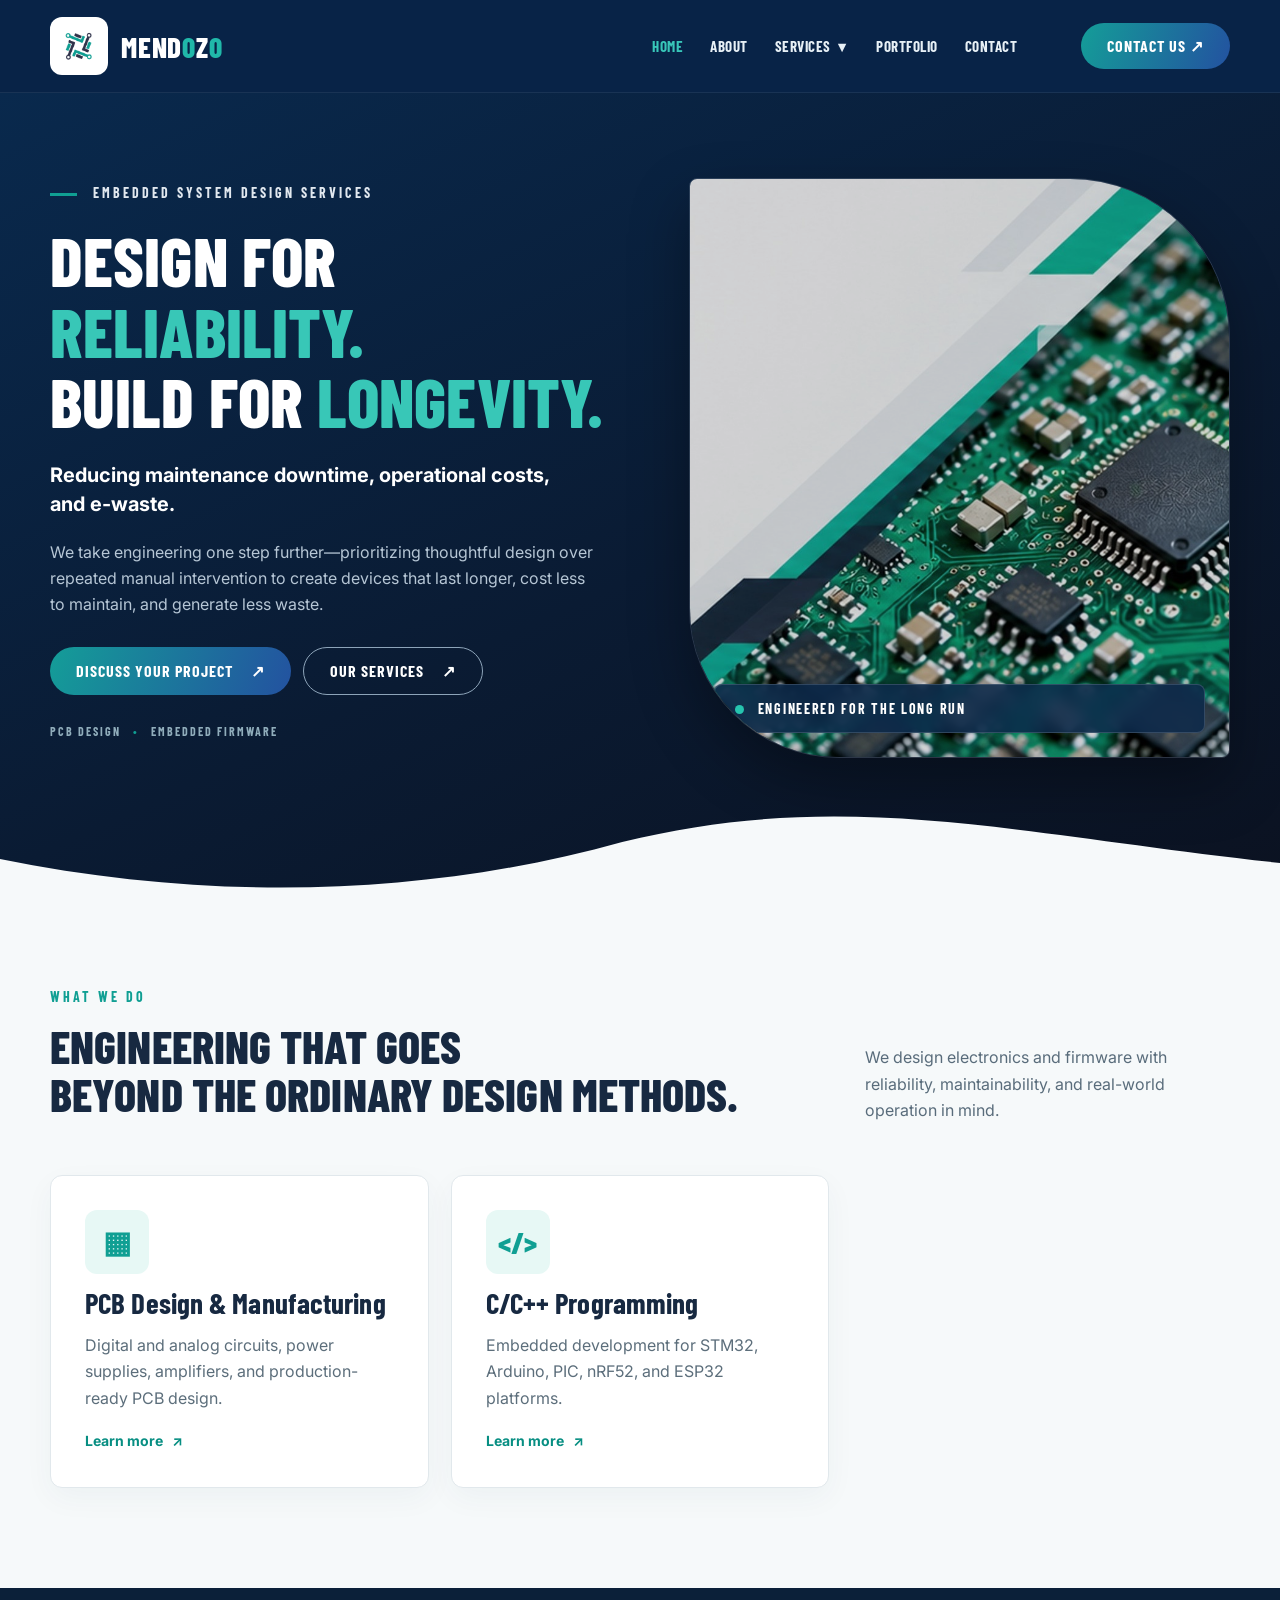
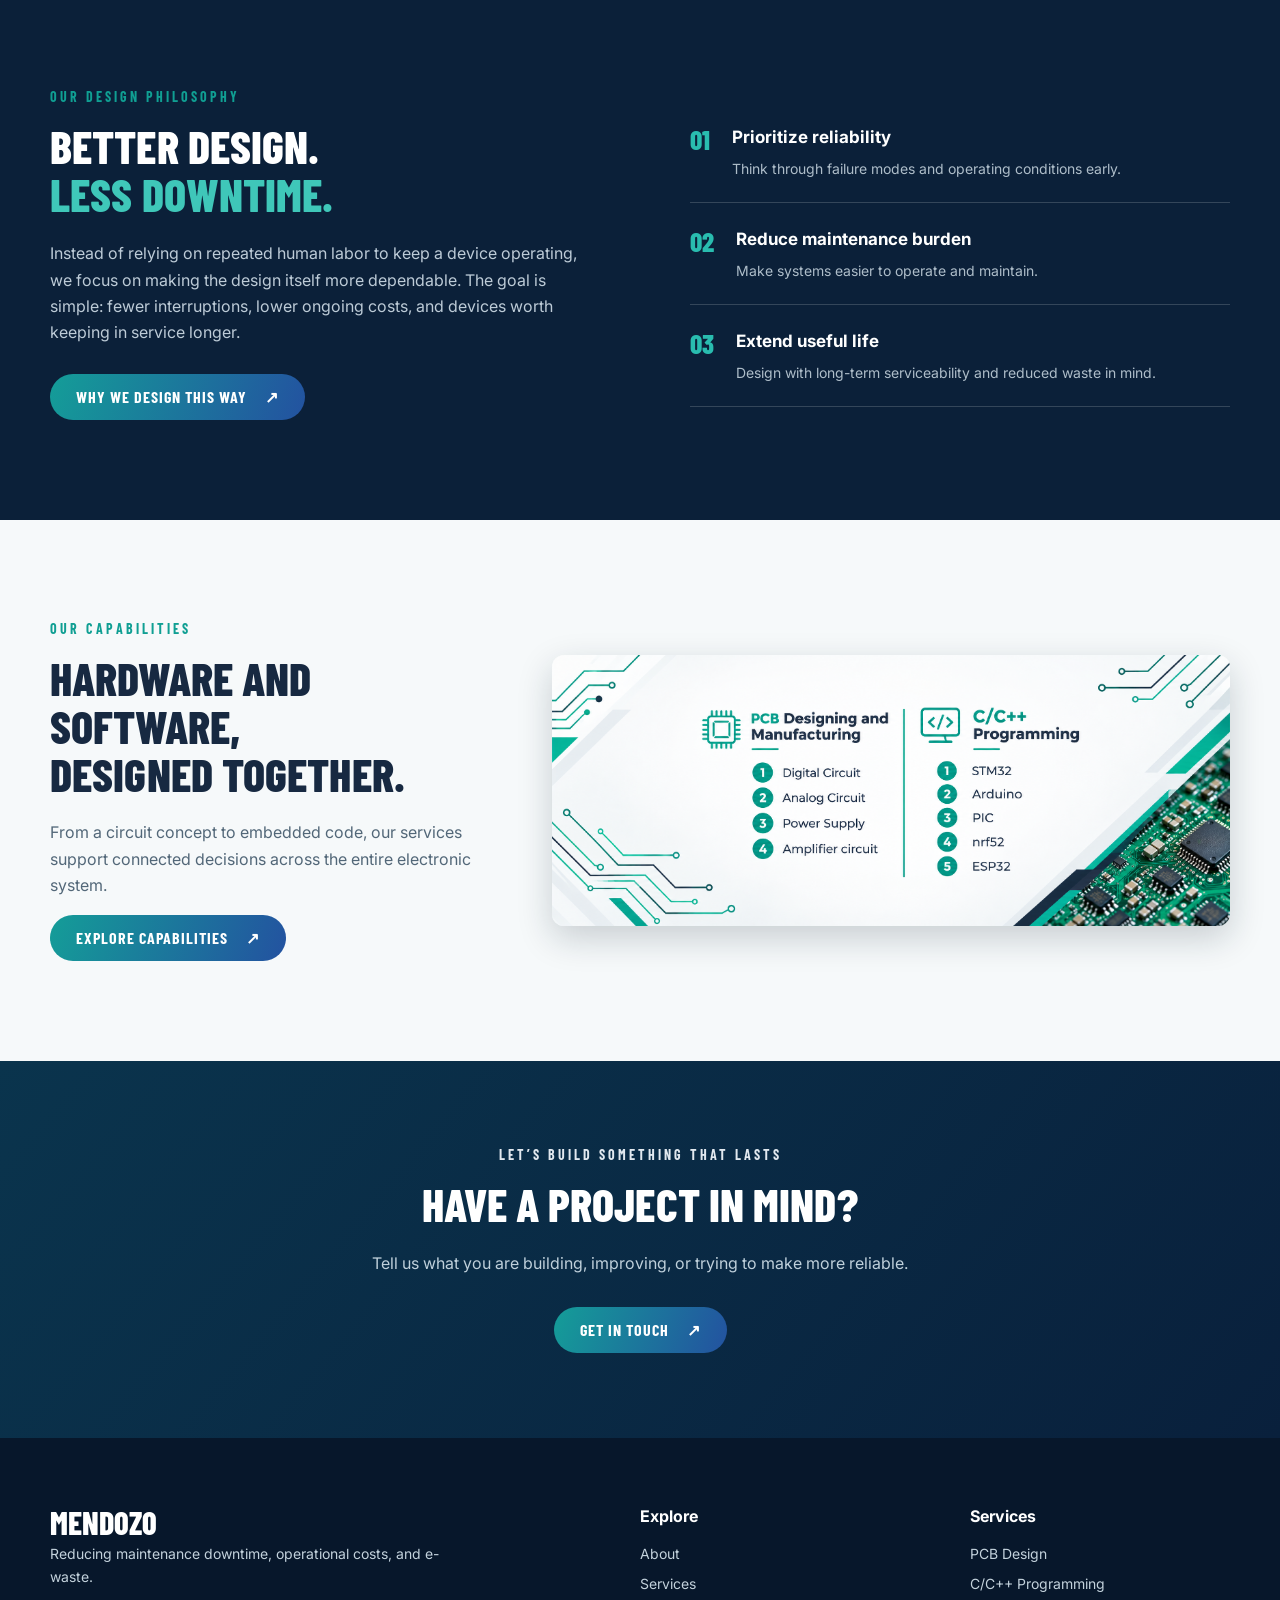
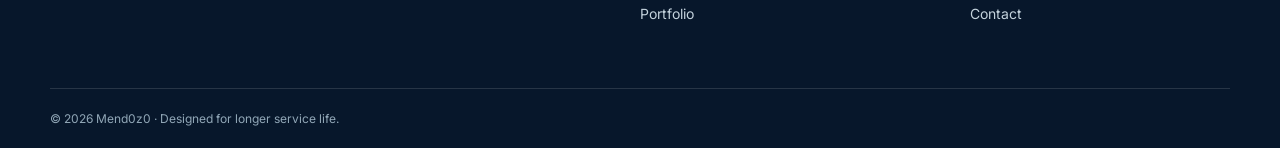
<file: index.html>
<!doctype html><html lang="en"><head><meta charset="utf-8"><meta name="viewport" content="width=device-width,initial-scale=1"><meta name="description" content="Mend0z0 electronics engineering, PCB design and embedded programming."><meta name="theme-color" content="#091e38"><title>Home | Mend0z0</title><link rel="icon" type="image/png" href="assets/img/logo.png"><link rel="stylesheet" href="assets/css/style.css"></head><body><a class="skip" href="#main">Skip to content</a><header class="header"><div class="wrap header-inner"><a class="brand" href="index.html"><img src="assets/img/logo.png" alt="Mend0z0 circuit logo"><span>MEND<span class="zero">0</span>Z<span class="zero">0</span></span></a><button class="menu-toggle" aria-label="Toggle menu" aria-controls="main-nav" aria-expanded="false">☰</button><nav id="main-nav" class="nav" aria-label="Main navigation"><a class="active" href="index.html">Home</a><a class="" href="about.html">About</a><div class="dropdown"><a class="" href="services.html">Services</a><button class="dropdown-button" aria-label="Show services submenu" aria-expanded="false" aria-controls="service-subnav">▾</button><div id="service-subnav" class="dropdown-menu"><a href="pcb-design.html">PCB Design</a><a href="programming.html">Programming</a></div></div><a class="" href="portfolio.html">Portfolio</a><a class="" href="contact.html">Contact</a></nav><a class="header-cta" href="contact.html">CONTACT US ↗</a></div></header><main id="main"><section class="hero"><div class="wrap hero-grid"><div class="hero-copy"><div class="eyebrow"><span class="eyebrow-line"></span> EMBEDDED SYSTEM DESIGN SERVICES</div><h1>DESIGN FOR <em>RELIABILITY.</em><br>BUILD FOR <em>LONGEVITY.</em></h1><p class="hero-motto">Reducing maintenance downtime, operational costs, and e-waste.</p><p class="hero-detail">We take engineering one step further—prioritizing thoughtful design over repeated manual intervention to create devices that last longer, cost less to maintain, and generate less waste.</p><div class="button-row"><a class="button " href="contact.html">DISCUSS YOUR PROJECT <span aria-hidden="true">↗</span></a><a class="button button-outline" href="services.html">OUR SERVICES <span aria-hidden="true">↗</span></a></div><div class="hero-footnote">PCB DESIGN <b>•</b> EMBEDDED FIRMWARE</div></div><div class="hero-media"><img src="assets/img/pcb-detail.jpg" alt="Close-up of an electronic printed circuit board"><div class="media-label"><span class="pulse"></span> ENGINEERED FOR THE LONG RUN</div></div></div><svg class="hero-wave" viewBox="0 0 1440 90" preserveAspectRatio="none" aria-hidden="true"><path fill="#f6f9fa" d="M0 60 C250 105 490 95 700 43 C950 -12 1140 35 1440 64 L1440 90 L0 90Z"/></svg></section><section class="section light"><div class="wrap"><div class="section-top"><div><div class="eyebrow teal">WHAT WE DO</div><h2>ENGINEERING THAT GOES<br>BEYOND THE ORDINARY DESIGN METHODS.</h2></div><p>We design electronics and firmware with reliability, maintainability, and real-world operation in mind.</p></div><div class="card-grid"><article class="service-card"><div class="card-icon">▦</div><h3>PCB Design & Manufacturing</h3><p>Digital and analog circuits, power supplies, amplifiers, and production-ready PCB design.</p><a class="inline-link" href="pcb-design.html">Learn more <span>↗</span></a></article><article class="service-card"><div class="card-icon">&lt;/&gt;</div><h3>C/C++ Programming</h3><p>Embedded development for STM32, Arduino, PIC, nRF52, and ESP32 platforms.</p><a class="inline-link" href="programming.html">Learn more <span>↗</span></a></article></div></div></section><section class="section dark"><div class="wrap mission-grid"><div><div class="eyebrow teal">OUR DESIGN PHILOSOPHY</div><h2>BETTER DESIGN.<br><span>LESS DOWNTIME.</span></h2><p>Instead of relying on repeated human labor to keep a device operating, we focus on making the design itself more dependable. The goal is simple: fewer interruptions, lower ongoing costs, and devices worth keeping in service longer.</p><a class="button " href="about.html">WHY WE DESIGN THIS WAY <span aria-hidden="true">↗</span></a></div><div class="principles"><div><b>01</b><span><strong>Prioritize reliability</strong><small>Think through failure modes and operating conditions early.</small></span></div><div><b>02</b><span><strong>Reduce maintenance burden</strong><small>Make systems easier to operate and maintain.</small></span></div><div><b>03</b><span><strong>Extend useful life</strong><small>Design with long-term serviceability and reduced waste in mind.</small></span></div></div></div></section><section class="section light"><div class="wrap visual-split"><div><div class="eyebrow teal">OUR CAPABILITIES</div><h2>HARDWARE AND SOFTWARE,<br>DESIGNED TOGETHER.</h2><p>From a circuit concept to embedded code, our services support connected decisions across the entire electronic system.</p><a class="button " href="services.html">EXPLORE CAPABILITIES <span aria-hidden="true">↗</span></a></div><img class="services-art" src="assets/img/services.png" alt="Illustrated list of PCB design and C/C++ programming capabilities"></div></section><section class="cta"><div class="wrap"><div class="eyebrow">LET’S BUILD SOMETHING THAT LASTS</div><h2>HAVE A PROJECT IN MIND?</h2><p>Tell us what you are building, improving, or trying to make more reliable.</p><a class="button " href="contact.html">GET IN TOUCH <span aria-hidden="true">↗</span></a></div></section></main><footer class="footer"><div class="wrap footer-grid"><div><a class="footer-brand" href="index.html">MEND0Z0</a><p>Reducing maintenance downtime, operational costs, and e-waste.</p></div><div><strong>Explore</strong><a href="about.html">About</a><a href="services.html">Services</a><a href="portfolio.html">Portfolio</a></div><div><strong>Services</strong><a href="pcb-design.html">PCB Design</a><a href="programming.html">C/C++ Programming</a><a href="contact.html">Contact</a></div></div><div class="wrap footer-bottom">© <span id="year">2026</span> Mend0z0 · Designed for longer service life.</div></footer><script src="assets/js/main.js" defer></script></body></html>
</file>
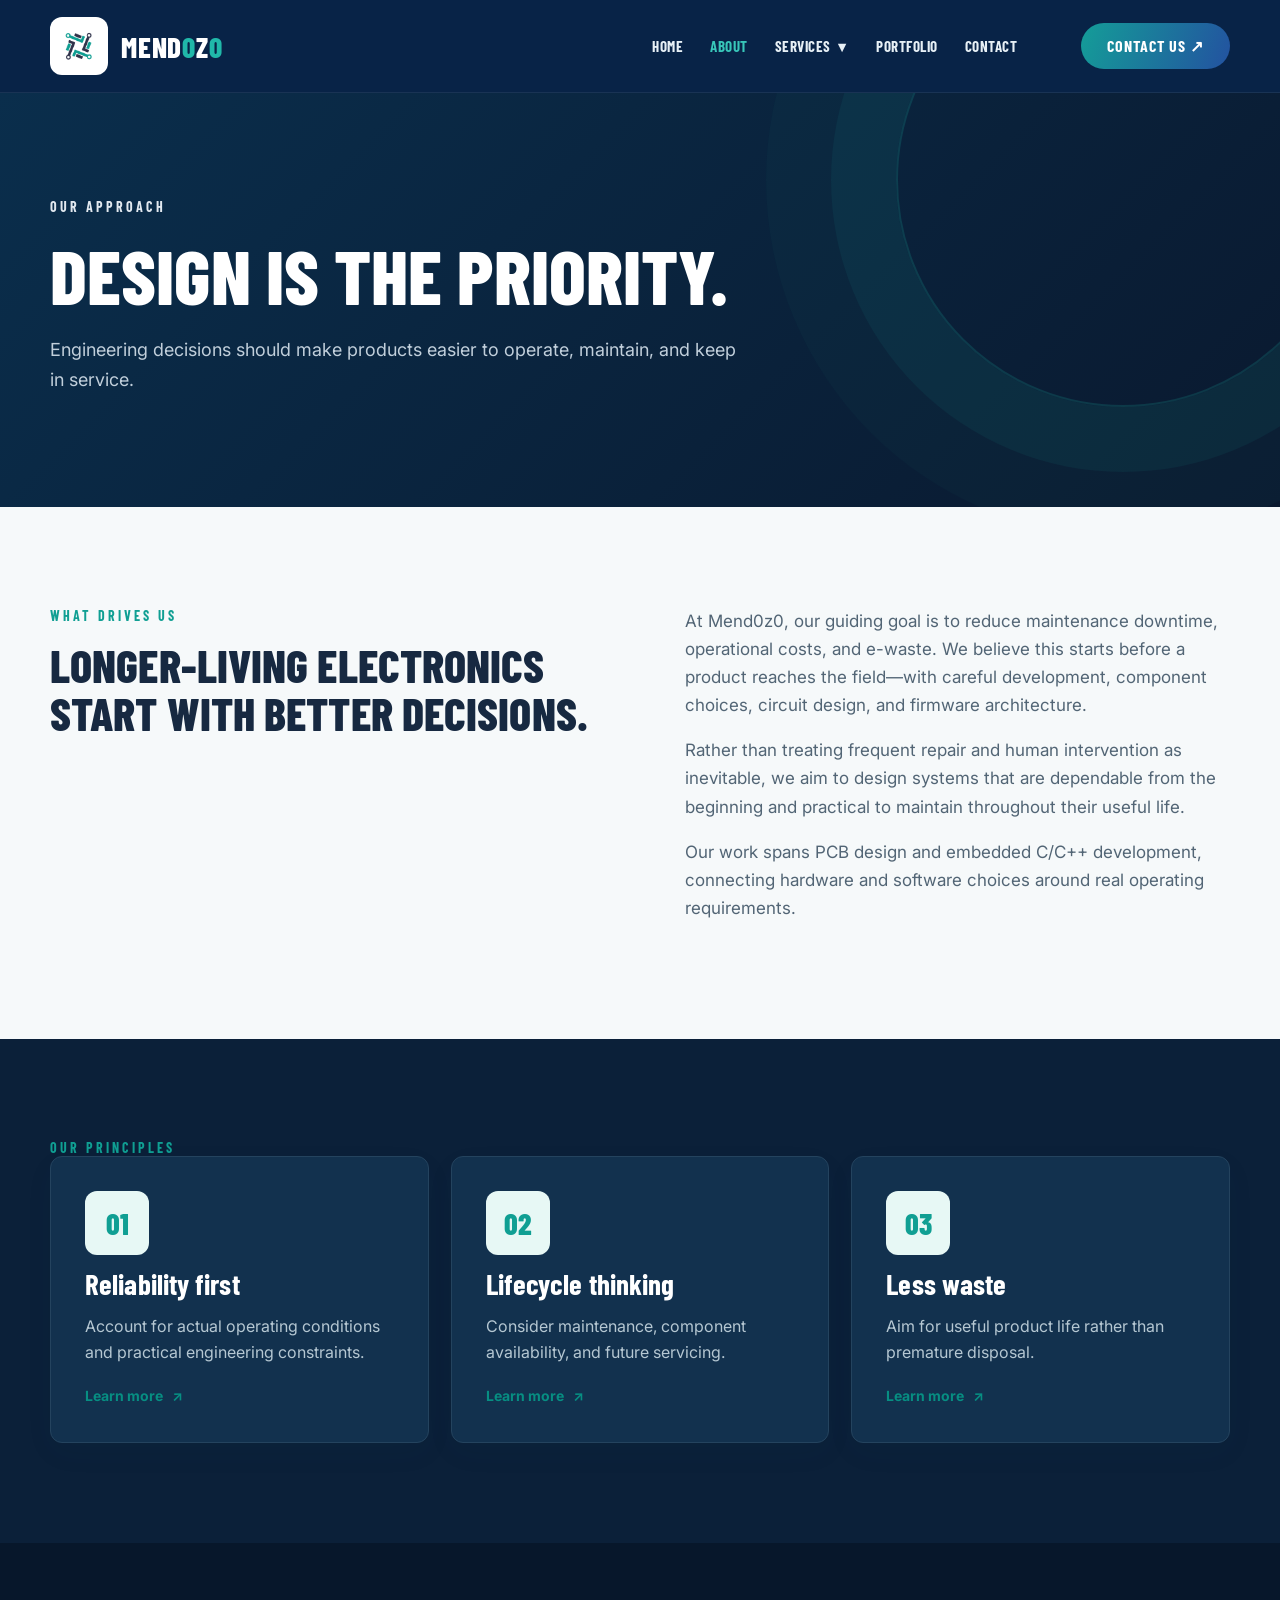
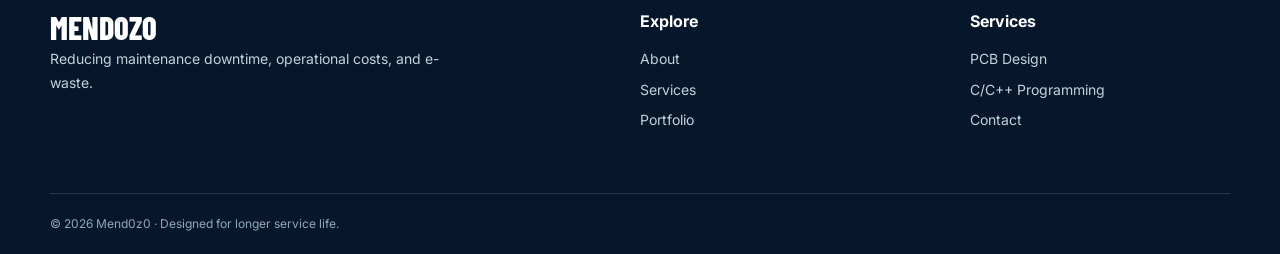
<file: about.html>
<!doctype html>
<html lang="en">

<head>
        <meta charset="utf-8">
        <meta name="viewport" content="width=device-width,initial-scale=1">
        <meta name="description" content="Mend0z0 electronics engineering, PCB design and embedded programming.">
        <meta name="theme-color" content="#091e38">
        <title>About | Mend0z0 Engineering</title>
        <link rel="icon" type="image/png" href="assets/img/logo.png">
        <link rel="stylesheet" href="assets/css/style.css">
</head>

<body><a class="skip" href="#main">Skip to content</a>
        <header class="header">
                <div class="wrap header-inner"><a class="brand" href="index.html"><img src="assets/img/logo.png"
                                        alt="Mend0z0 circuit logo"><span>MEND<span class="zero">0</span>Z<span
                                                class="zero">0</span></span></a><button class="menu-toggle"
                                aria-label="Toggle menu" aria-controls="main-nav" aria-expanded="false">☰</button>
                        <nav id="main-nav" class="nav" aria-label="Main navigation"><a class=""
                                        href="index.html">Home</a><a class="active" href="about.html">About</a>
                                <div class="dropdown"><a class="" href="services.html">Services</a><button
                                                class="dropdown-button" aria-label="Show services submenu"
                                                aria-expanded="false" aria-controls="service-subnav">▾</button>
                                        <div id="service-subnav" class="dropdown-menu"><a href="pcb-design.html">PCB
                                                        Design</a><a href="programming.html">Programming</a></div>
                                </div><a class="" href="portfolio.html">Portfolio</a><a class=""
                                        href="contact.html">Contact</a>
                        </nav><a class="header-cta" href="contact.html">CONTACT US ↗</a>
                </div>
        </header>
        <main id="main">
                <section class="inner-hero">
                        <div class="wrap">
                                <div class="eyebrow">OUR APPROACH</div>
                                <h1>DESIGN IS THE PRIORITY.</h1>
                                <p>Engineering decisions should make products easier to operate, maintain, and keep in
                                        service.</p>
                        </div>
                </section>
                <section class="section light">
                        <div class="wrap text-layout">
                                <div>
                                        <div class="eyebrow teal">WHAT DRIVES US</div>
                                        <h2>LONGER-LIVING ELECTRONICS START WITH BETTER DECISIONS.</h2>
                                </div>
                                <div>
                                        <p>At Mend0z0, our guiding goal is to reduce maintenance downtime, operational
                                                costs, and e-waste. We believe this starts before a product reaches the
                                                field—with careful development, component choices, circuit design, and
                                                firmware architecture.</p>
                                        <p>Rather than treating frequent repair and human intervention as inevitable, we
                                                aim to design systems that are dependable from the beginning and
                                                practical to maintain throughout their useful life.</p>
                                        <p>Our work spans PCB design and embedded C/C++ development, connecting hardware
                                                and software choices around real operating requirements.</p>
                                </div>
                        </div>
                </section>
                <section class="section dark">
                        <div class="wrap">
                                <div class="eyebrow teal">OUR PRINCIPLES</div>
                                <div class="card-grid compact">
                                        <article class="service-card">
                                                <div class="card-icon">01</div>
                                                <h3>Reliability first</h3>
                                                <p>Account for actual operating conditions and practical engineering
                                                        constraints.</p><a class="inline-link"
                                                        href="contact.html">Learn more <span>↗</span></a>
                                        </article>
                                        <article class="service-card">
                                                <div class="card-icon">02</div>
                                                <h3>Lifecycle thinking</h3>
                                                <p>Consider maintenance, component availability, and future servicing.
                                                </p><a class="inline-link" href="contact.html">Learn more
                                                        <span>↗</span></a>
                                        </article>
                                        <article class="service-card">
                                                <div class="card-icon">03</div>
                                                <h3>Less waste</h3>
                                                <p>Aim for useful product life rather than premature disposal.</p><a
                                                        class="inline-link" href="contact.html">Learn more
                                                        <span>↗</span></a>
                                        </article>
                                </div>
                        </div>
                </section>
        </main>
        <footer class="footer">
                <div class="wrap footer-grid">
                        <div><a class="footer-brand" href="index.html">MEND0Z0</a>
                                <p>Reducing maintenance downtime, operational costs, and e-waste.</p>
                        </div>
                        <div><strong>Explore</strong><a href="about.html">About</a><a
                                        href="services.html">Services</a><a href="portfolio.html">Portfolio</a></div>
                        <div><strong>Services</strong><a href="pcb-design.html">PCB Design</a><a
                                        href="programming.html">C/C++ Programming</a><a href="contact.html">Contact</a>
                        </div>
                </div>
                <div class="wrap footer-bottom">© <span id="year">2026</span> Mend0z0 · Designed for longer service
                        life.</div>
        </footer>
        <script src="assets/js/main.js" defer></script>
</body>

</html>
</file>
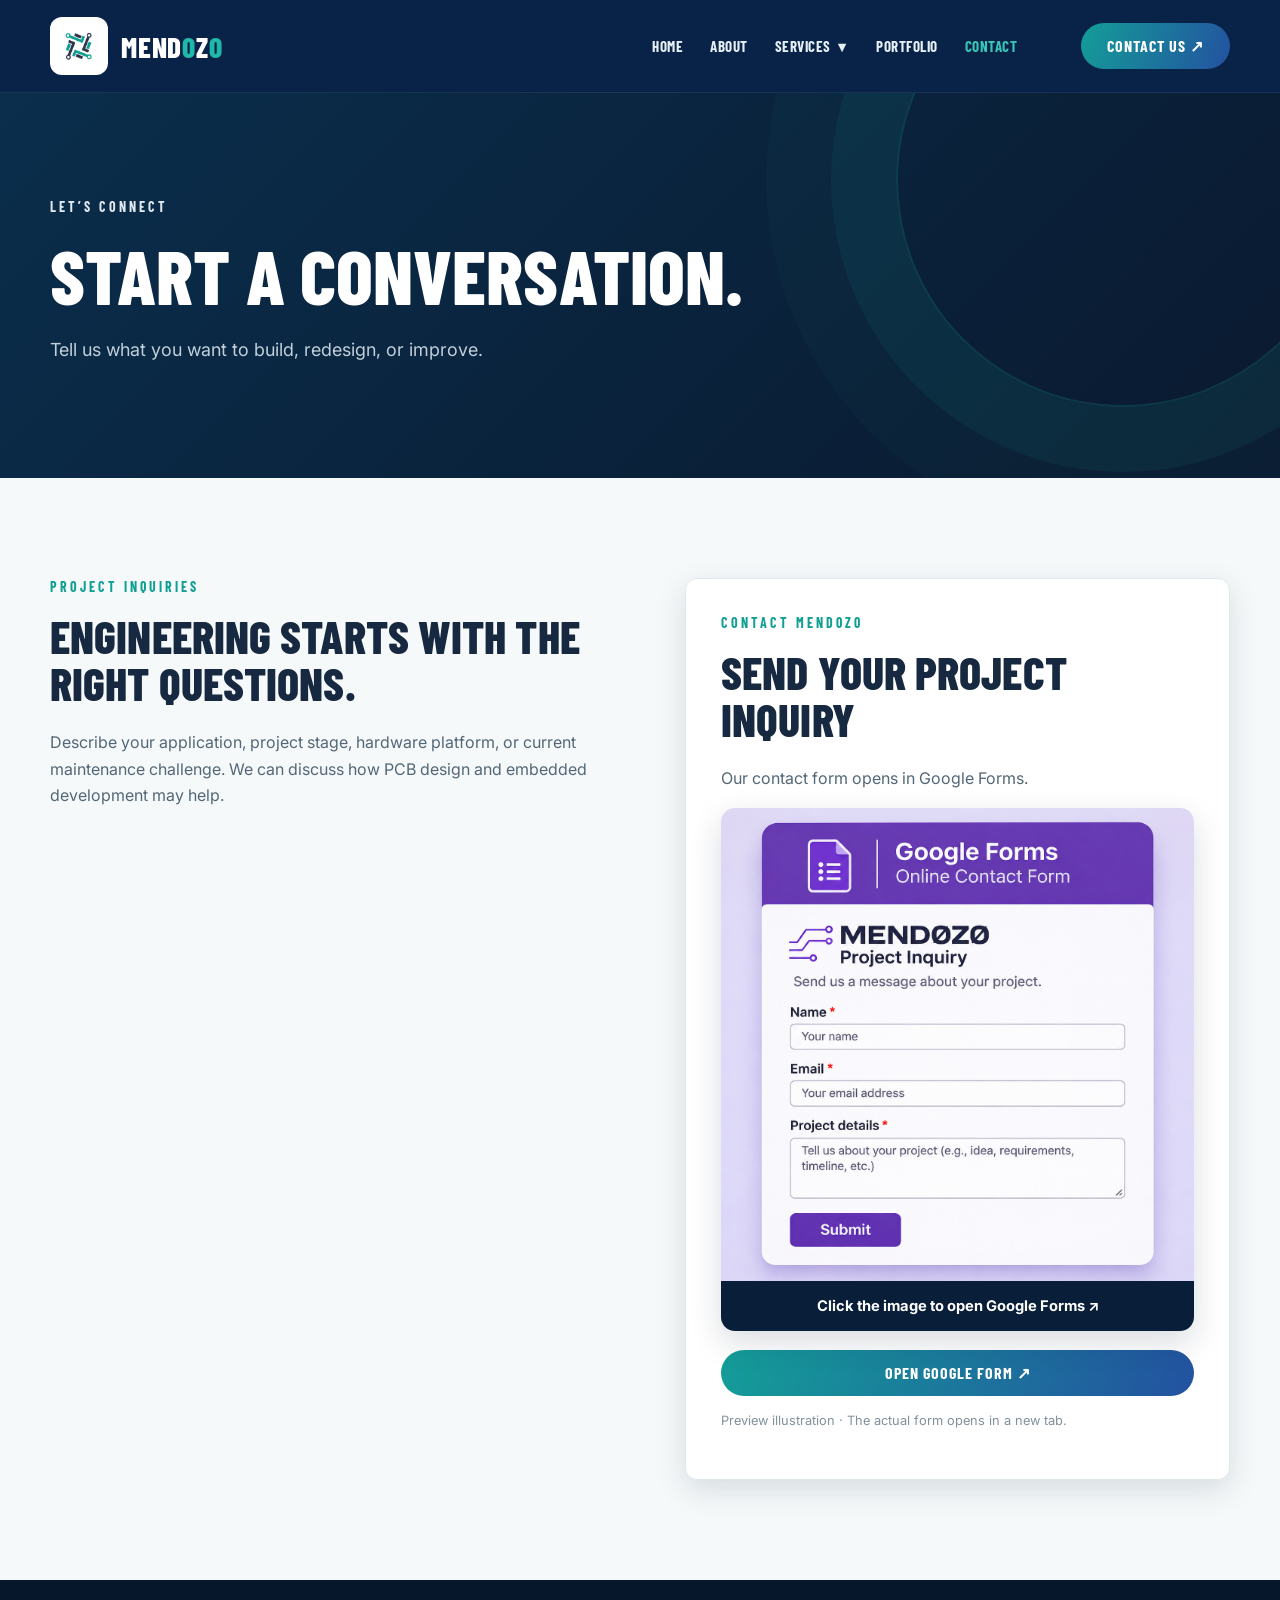
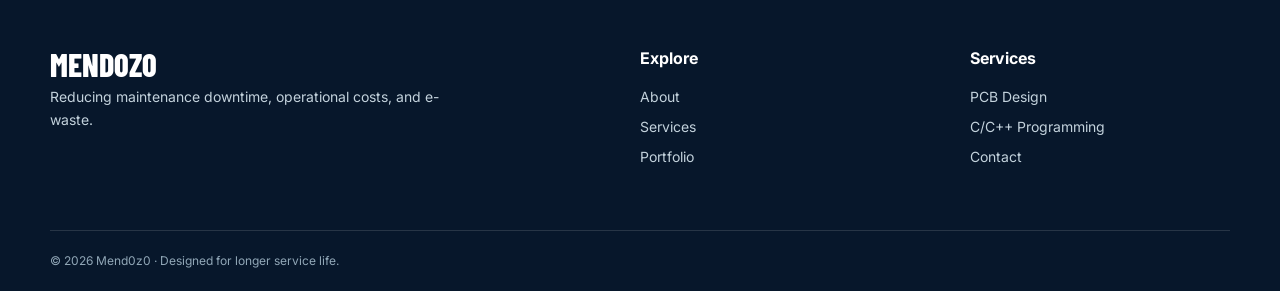
<file: contact.html>
<!DOCTYPE html>

<html lang="en">
<head>
<meta charset="utf-8"/>
<meta content="width=device-width,initial-scale=1" name="viewport"/>
<meta content="Mend0z0 electronics engineering, PCB design and embedded programming." name="description"/>
<meta content="#091e38" name="theme-color"/>
<title>Contact | MEND0Z0</title>
<link href="assets/img/logo.png" rel="icon" type="image/png"/>
<link href="assets/css/style.css" rel="stylesheet"/>
<style>.google-form-preview{display:block;position:relative;max-width:500px;margin:1rem 0 1.2rem;text-decoration:none;border-radius:14px;overflow:hidden;box-shadow:0 12px 32px rgba(9,30,56,.15);transition:transform .2s ease,box-shadow .2s ease}.google-form-preview:hover,.google-form-preview:focus-visible{transform:translateY(-3px);box-shadow:0 18px 40px rgba(9,30,56,.23)}.google-form-preview img{display:block;width:100%;height:auto}.preview-hint{display:block;background:#091e38;color:#fff;text-align:center;padding:.8rem 1rem;font-weight:700;font-size:.92rem}.preview-disclaimer{font-size:.8rem;opacity:.72;margin-top:.9rem}</style></head>
<body><a class="skip" href="#main">Skip to content</a>
<header class="header">
<div class="wrap header-inner"><a class="brand" href="index.html"><img alt="Mend0z0 circuit logo" src="assets/img/logo.png"/><span>MEND<span class="zero">0</span>Z<span class="zero">0</span></span></a><button aria-controls="main-nav" aria-expanded="false" aria-label="Toggle menu" class="menu-toggle">☰</button>
<nav aria-label="Main navigation" class="nav" id="main-nav"><a class="" href="index.html">Home</a><a class="" href="about.html">About</a>
<div class="dropdown"><a class="" href="services.html">Services</a><button aria-controls="service-subnav" aria-expanded="false" aria-label="Show services submenu" class="dropdown-button">▾</button>
<div class="dropdown-menu" id="service-subnav"><a href="pcb-design.html">PCB
                                                        Design</a><a href="programming.html">Programming</a></div>
</div><a class="" href="portfolio.html">Portfolio</a><a class="active" href="contact.html">Contact</a>
</nav><a class="header-cta" href="contact.html">CONTACT US ↗</a>
</div>
</header>
<main id="main">
<section class="inner-hero">
<div class="wrap">
<div class="eyebrow">LET’S CONNECT</div>
<h1>START A CONVERSATION.</h1>
<p>Tell us what you want to build, redesign, or improve.</p>
</div>
</section>
<section class="section light">
<div class="wrap contact-grid">
<div>
<div class="eyebrow teal">PROJECT INQUIRIES</div>
<h2>ENGINEERING STARTS WITH THE RIGHT QUESTIONS.</h2>
<p>Describe your application, project stage, hardware platform, or current
                                                maintenance challenge. We can discuss how PCB design and embedded
                                                development may help.</p>
</div>
<div class="contact-form"><div class="eyebrow teal">CONTACT MEND0Z0</div><h2>SEND YOUR PROJECT INQUIRY</h2><p>Our contact form opens in Google Forms.</p><a aria-label="Open MEND0Z0 contact form in Google Forms (new tab)" class="google-form-preview" href="https://docs.google.com/forms/d/e/1FAIpQLSdTZYlsAm6NorLHpQJOJNXRM3gxQzJDcY62Jr5JjNC9yflpKA/viewform?usp=sharing&amp;ouid=114118403595607306273" rel="noopener noreferrer" target="_blank"><img alt="Illustration of the Google Forms contact page with name, email, project details and Submit button" loading="lazy" src="assets/img/google-form-preview.png"/><span class="preview-hint">Click the image to open Google Forms ↗</span></a><a class="button" href="https://docs.google.com/forms/d/e/1FAIpQLSdTZYlsAm6NorLHpQJOJNXRM3gxQzJDcY62Jr5JjNC9yflpKA/viewform?usp=sharing&amp;ouid=114118403595607306273" rel="noopener noreferrer" target="_blank">OPEN GOOGLE FORM ↗</a><p class="preview-disclaimer">Preview illustration · The actual form opens in a new tab.</p></div>
</div>
</section>
</main>
<footer class="footer">
<div class="wrap footer-grid">
<div><a class="footer-brand" href="index.html">MEND0Z0</a>
<p>Reducing maintenance downtime, operational costs, and e-waste.</p>
</div>
<div><strong>Explore</strong><a href="about.html">About</a><a href="services.html">Services</a><a href="portfolio.html">Portfolio</a></div>
<div><strong>Services</strong><a href="pcb-design.html">PCB Design</a><a href="programming.html">C/C++ Programming</a><a href="contact.html">Contact</a>
</div>
</div>
<div class="wrap footer-bottom">© <span id="year">2026</span> Mend0z0 · Designed for longer service
                        life.</div>
</footer>
<script defer="" src="assets/js/main.js"></script>
</body>
</html>
</file>
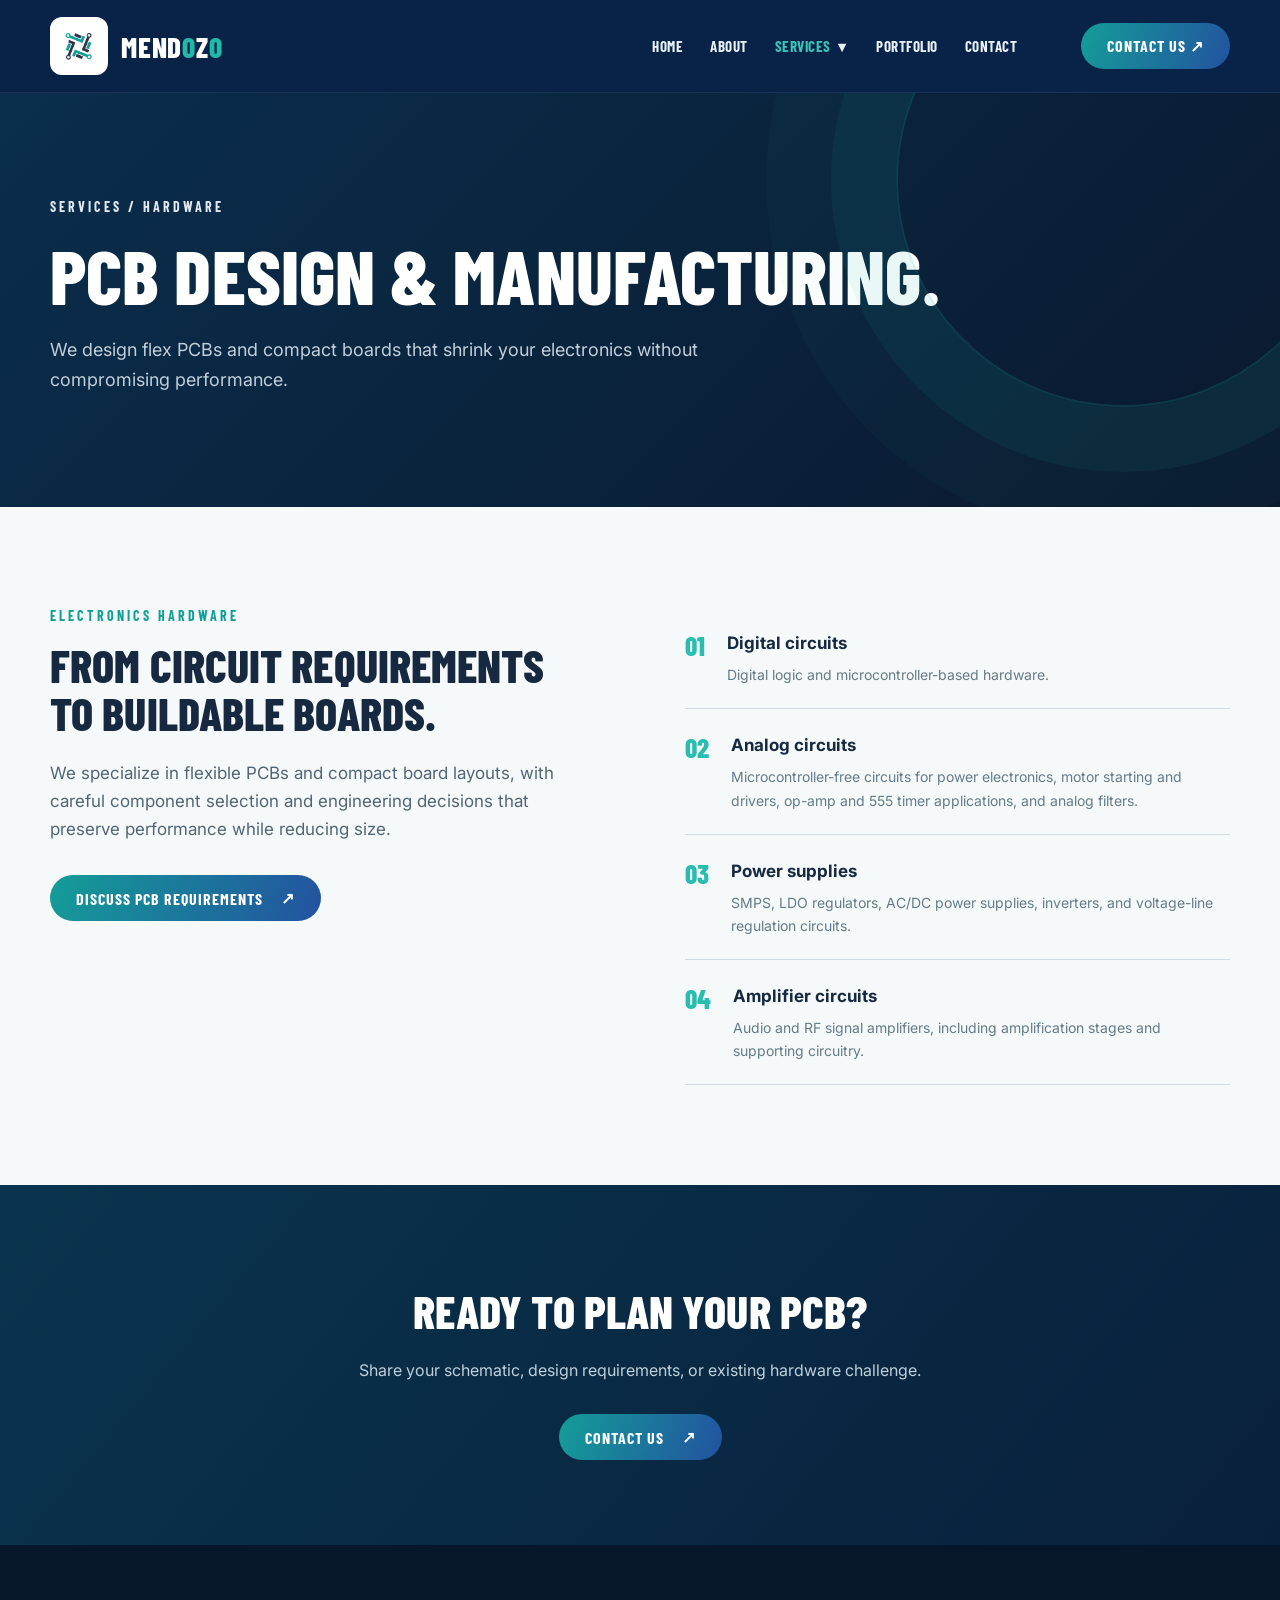
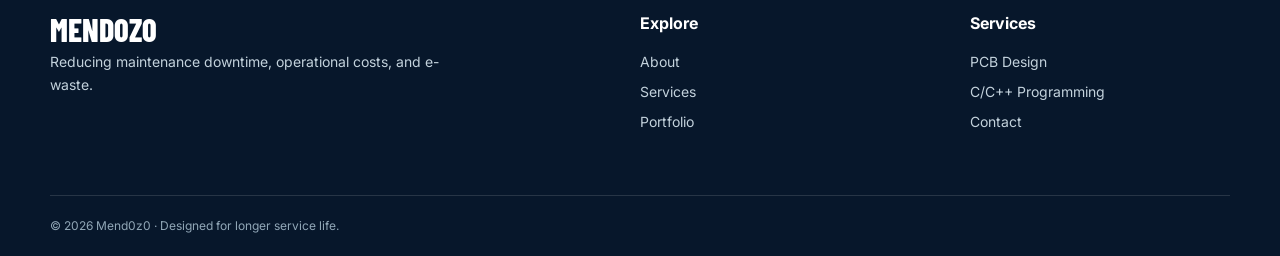
<file: pcb-design.html>
<!doctype html><html lang="en"><head><meta charset="utf-8"><meta name="viewport" content="width=device-width,initial-scale=1"><meta name="description" content="Mend0z0 electronics engineering, PCB design and embedded programming."><meta name="theme-color" content="#091e38"><title>PCB Design | Mend0z0</title><link rel="icon" type="image/png" href="assets/img/logo.png"><link rel="stylesheet" href="assets/css/style.css"></head><body><a class="skip" href="#main">Skip to content</a><header class="header"><div class="wrap header-inner"><a class="brand" href="index.html"><img src="assets/img/logo.png" alt="Mend0z0 circuit logo"><span>MEND<span class="zero">0</span>Z<span class="zero">0</span></span></a><button class="menu-toggle" aria-label="Toggle menu" aria-controls="main-nav" aria-expanded="false">☰</button><nav id="main-nav" class="nav" aria-label="Main navigation"><a class="" href="index.html">Home</a><a class="" href="about.html">About</a><div class="dropdown"><a class="active" href="services.html">Services</a><button class="dropdown-button" aria-label="Show services submenu" aria-expanded="false" aria-controls="service-subnav">▾</button><div id="service-subnav" class="dropdown-menu"><a href="pcb-design.html">PCB Design</a><a href="programming.html">Programming</a></div></div><a class="" href="portfolio.html">Portfolio</a><a class="" href="contact.html">Contact</a></nav><a class="header-cta" href="contact.html">CONTACT US ↗</a></div></header><main id="main"><section class="inner-hero"><div class="wrap"><div class="eyebrow">SERVICES / HARDWARE</div><h1>PCB DESIGN & MANUFACTURING.</h1><p>We design flex PCBs and compact boards that shrink your electronics without compromising performance.</p></div></section><section class="section light"><div class="wrap text-layout"><div><div class="eyebrow teal">ELECTRONICS HARDWARE</div><h2>FROM CIRCUIT REQUIREMENTS TO BUILDABLE BOARDS.</h2><p>We specialize in flexible PCBs and compact board layouts, with careful component selection and engineering decisions that preserve performance while reducing size.</p><a class="button " href="contact.html">DISCUSS PCB REQUIREMENTS <span aria-hidden="true">↗</span></a></div><div class="feature-list"><div><b>01</b><span><strong>Digital circuits</strong><small>Digital logic and microcontroller-based hardware.</small></span></div><div><b>02</b><span><strong>Analog circuits</strong><small>Microcontroller-free circuits for power electronics, motor starting and drivers, op-amp and 555 timer applications, and analog filters.</small></span></div><div><b>03</b><span><strong>Power supplies</strong><small>SMPS, LDO regulators, AC/DC power supplies, inverters, and voltage-line regulation circuits.</small></span></div><div><b>04</b><span><strong>Amplifier circuits</strong><small>Audio and RF signal amplifiers, including amplification stages and supporting circuitry.</small></span></div></div></div></section><section class="cta"><div class="wrap"><h2>READY TO PLAN YOUR PCB?</h2><p>Share your schematic, design requirements, or existing hardware challenge.</p><a class="button " href="contact.html">CONTACT US <span aria-hidden="true">↗</span></a></div></section></main><footer class="footer"><div class="wrap footer-grid"><div><a class="footer-brand" href="index.html">MEND0Z0</a><p>Reducing maintenance downtime, operational costs, and e-waste.</p></div><div><strong>Explore</strong><a href="about.html">About</a><a href="services.html">Services</a><a href="portfolio.html">Portfolio</a></div><div><strong>Services</strong><a href="pcb-design.html">PCB Design</a><a href="programming.html">C/C++ Programming</a><a href="contact.html">Contact</a></div></div><div class="wrap footer-bottom">© <span id="year">2026</span> Mend0z0 · Designed for longer service life.</div></footer><script src="assets/js/main.js" defer></script></body></html>
</file>
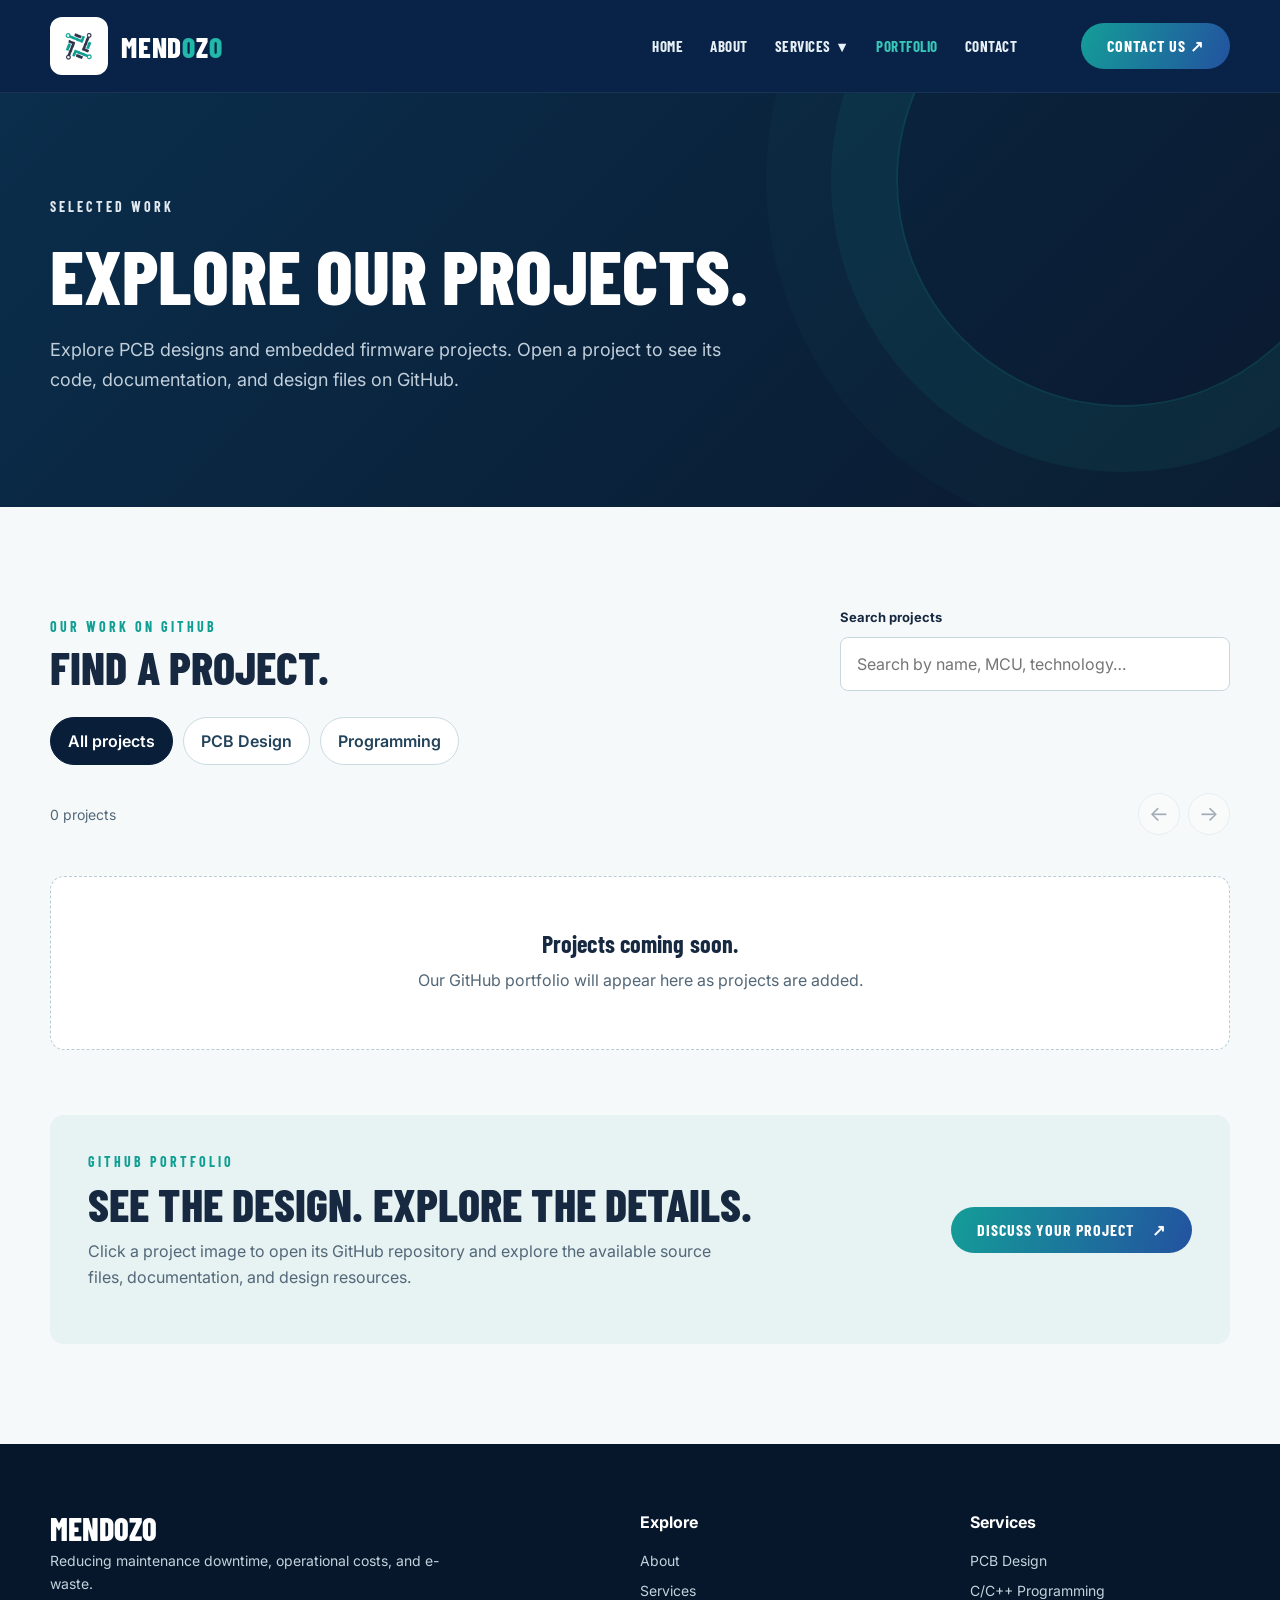
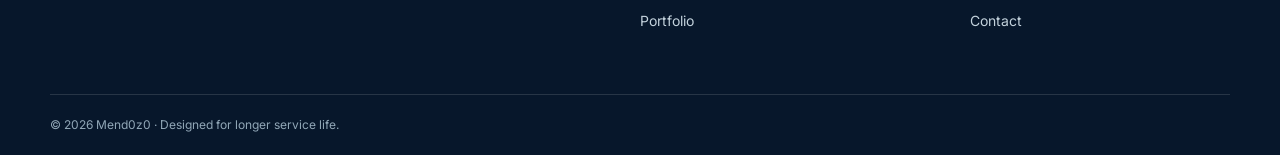
<file: portfolio.html>
<!DOCTYPE html>
<html lang="en"><head><meta charset="utf-8"/><meta content="width=device-width,initial-scale=1" name="viewport"/><meta content="Mend0z0 electronics engineering, PCB design and embedded programming." name="description"/><meta content="#091e38" name="theme-color"/><title>Portfolio | Mend0z0</title><link href="assets/img/logo.png" rel="icon" type="image/png"/><link href="assets/css/style.css" rel="stylesheet"/></head><body><a class="skip" href="#main">Skip to content</a><header class="header"><div class="wrap header-inner"><a class="brand" href="index.html"><img alt="Mend0z0 circuit logo" src="assets/img/logo.png"/><span>MEND<span class="zero">0</span>Z<span class="zero">0</span></span></a><button aria-controls="main-nav" aria-expanded="false" aria-label="Toggle menu" class="menu-toggle">☰</button><nav aria-label="Main navigation" class="nav" id="main-nav"><a class="" href="index.html">Home</a><a class="" href="about.html">About</a><div class="dropdown"><a class="" href="services.html">Services</a><button aria-controls="service-subnav" aria-expanded="false" aria-label="Show services submenu" class="dropdown-button">▾</button><div class="dropdown-menu" id="service-subnav"><a href="pcb-design.html">PCB Design</a><a href="programming.html">Programming</a></div></div><a class="active" href="portfolio.html">Portfolio</a><a class="" href="contact.html">Contact</a></nav><a class="header-cta" href="contact.html">CONTACT US ↗</a></div></header><main id="main"><section class="inner-hero"><div class="wrap"><div class="eyebrow">SELECTED WORK</div><h1>EXPLORE OUR PROJECTS.</h1><p>Explore PCB designs and embedded firmware projects. Open a project to see its code, documentation, and design files on GitHub.</p></div></section><section aria-label="GitHub projects" class="section light"><div class="wrap">
<div class="portfolio-tools"><div><div class="eyebrow teal">OUR WORK ON GITHUB</div><h2>FIND A PROJECT.</h2></div><div class="portfolio-search-wrap"><label for="project-search">Search projects</label><input autocomplete="off" id="project-search" placeholder="Search by name, MCU, technology…" type="search"/></div></div>
<div aria-label="Project category" class="portfolio-filter" role="group"><button aria-pressed="true" class="selected" data-category="all" type="button">All projects</button><button aria-pressed="false" data-category="pcb" type="button">PCB Design</button><button aria-pressed="false" data-category="firmware" type="button">Programming</button></div>
<div class="portfolio-carousel-header"><p aria-live="polite" id="project-count" role="status"></p><div class="portfolio-arrows"><button aria-label="Scroll projects left" id="project-prev" type="button">←</button><button aria-label="Scroll projects right" id="project-next" type="button">→</button></div></div>
<div aria-label="Project carousel" class="portfolio-track" id="project-track" tabindex="0"></div>
<div class="portfolio-empty" hidden="" id="project-empty"><h3>No projects found.</h3><p>Try another keyword or category.</p></div>
<div class="portfolio-note"><div><div class="eyebrow teal">GITHUB PORTFOLIO</div><h2>SEE THE DESIGN. EXPLORE THE DETAILS.</h2><p>Click a project image to open its GitHub repository and explore the available source files, documentation, and design resources.</p></div><a class="button" href="contact.html">DISCUSS YOUR PROJECT <span aria-hidden="true">↗</span></a></div>
</div></section></main><footer class="footer"><div class="wrap footer-grid"><div><a class="footer-brand" href="index.html">MEND0Z0</a><p>Reducing maintenance downtime, operational costs, and e-waste.</p></div><div><strong>Explore</strong><a href="about.html">About</a><a href="services.html">Services</a><a href="portfolio.html">Portfolio</a></div><div><strong>Services</strong><a href="pcb-design.html">PCB Design</a><a href="programming.html">C/C++ Programming</a><a href="contact.html">Contact</a></div></div><div class="wrap footer-bottom">© <span id="year">2026</span> Mend0z0 · Designed for longer service life.</div></footer><script defer="" src="assets/js/main.js"></script><script defer="True" src="assets/js/projects.js"></script></body></html>
</file>
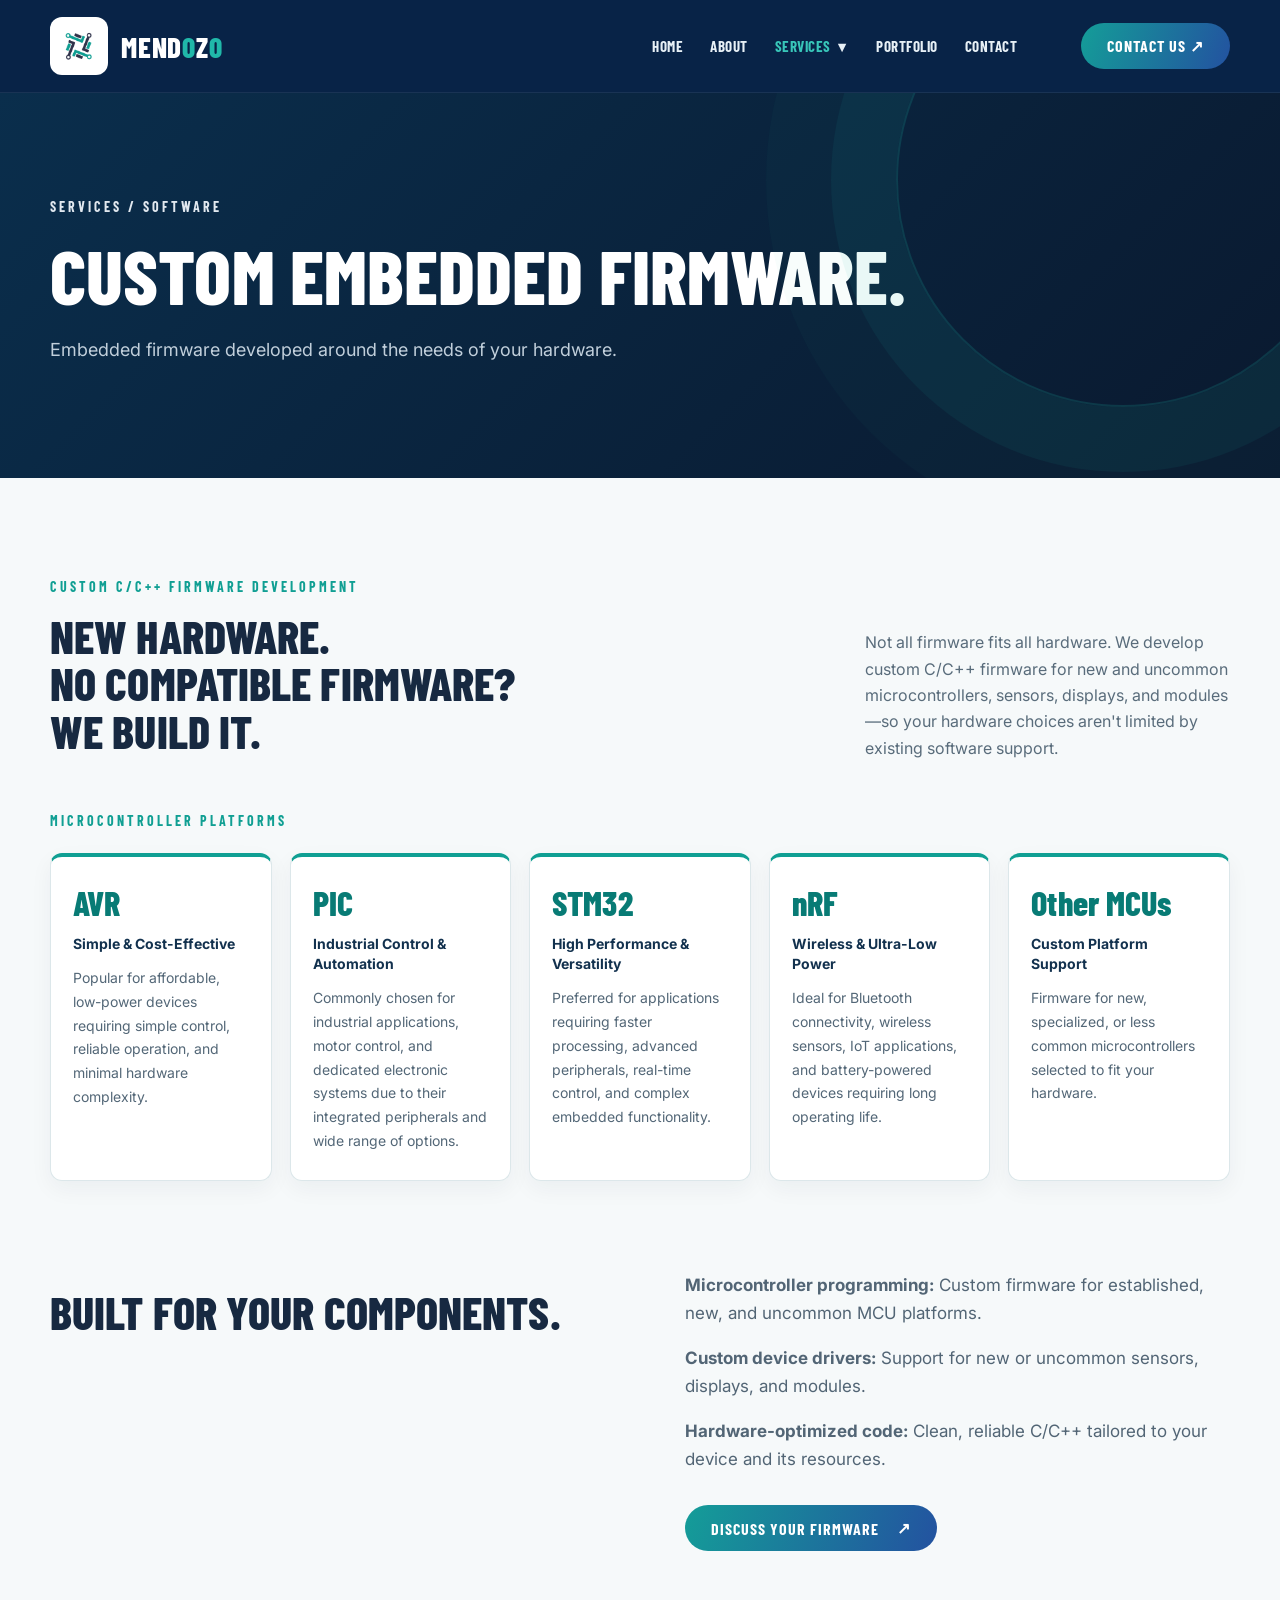
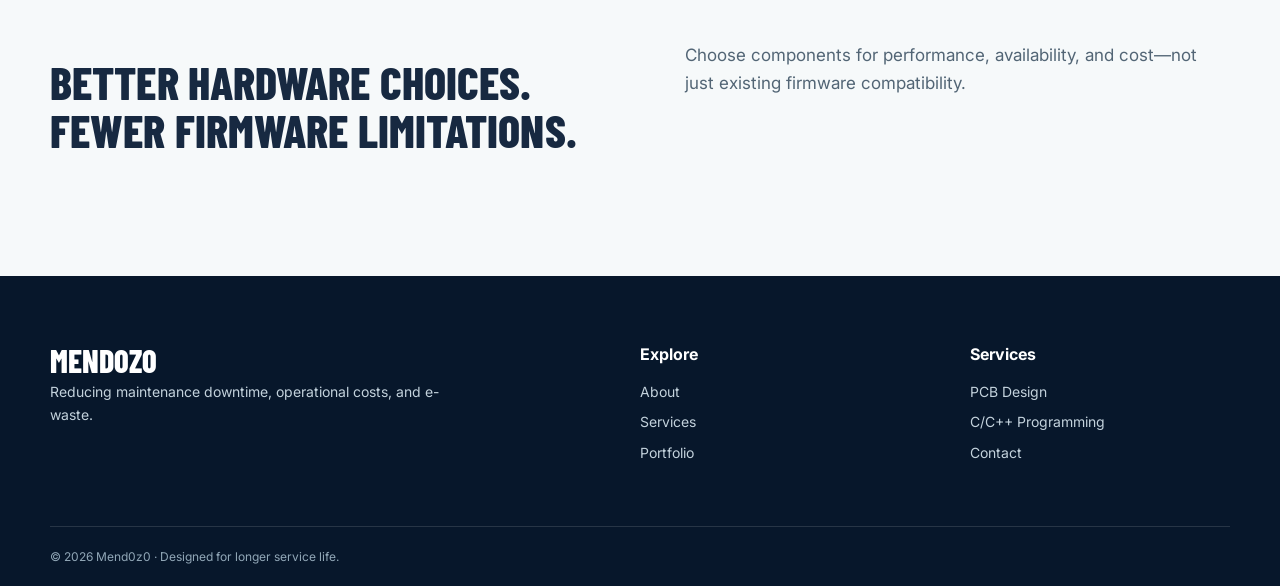
<file: programming.html>
<!DOCTYPE html>

<html lang="en"><head><meta charset="utf-8"/><meta content="width=device-width,initial-scale=1" name="viewport"/><meta content="Mend0z0 electronics engineering, PCB design and embedded programming." name="description"/><meta content="#091e38" name="theme-color"/><title>Programming | Mend0z0</title><link href="assets/img/logo.png" rel="icon" type="image/png"/><link href="assets/css/style.css" rel="stylesheet"/></head><body><a class="skip" href="#main">Skip to content</a><header class="header"><div class="wrap header-inner"><a class="brand" href="index.html"><img alt="Mend0z0 circuit logo" src="assets/img/logo.png"/><span>MEND<span class="zero">0</span>Z<span class="zero">0</span></span></a><button aria-controls="main-nav" aria-expanded="false" aria-label="Toggle menu" class="menu-toggle">☰</button><nav aria-label="Main navigation" class="nav" id="main-nav"><a class="" href="index.html">Home</a><a class="" href="about.html">About</a><div class="dropdown"><a class="active" href="services.html">Services</a><button aria-controls="service-subnav" aria-expanded="false" aria-label="Show services submenu" class="dropdown-button">▾</button><div class="dropdown-menu" id="service-subnav"><a href="pcb-design.html">PCB Design</a><a href="programming.html">Programming</a></div></div><a class="" href="portfolio.html">Portfolio</a><a class="" href="contact.html">Contact</a></nav><a class="header-cta" href="contact.html">CONTACT US ↗</a></div></header><main id="main"><section class="inner-hero"><div class="wrap"><div class="eyebrow">SERVICES / SOFTWARE</div><h1>CUSTOM EMBEDDED FIRMWARE.</h1><p>Embedded firmware developed around the needs of your hardware.</p></div></section><section class="section light">
<div class="wrap">
<div class="section-top">
<div><div class="eyebrow teal">CUSTOM C/C++ FIRMWARE DEVELOPMENT</div>
<h2>NEW HARDWARE.<br/>NO COMPATIBLE FIRMWARE?<br/>WE BUILD IT.</h2></div>
<p>Not all firmware fits all hardware. We develop custom C/C++ firmware for new and uncommon microcontrollers, sensors, displays, and modules—so your hardware choices aren't limited by existing software support.</p>
</div>
<div class="eyebrow teal">MICROCONTROLLER PLATFORMS</div>
<div class="chip-grid"><div class="mcu-card"><h3>AVR</h3><strong>Simple &amp; Cost-Effective</strong><p>Popular for affordable, low-power devices requiring simple control, reliable operation, and minimal hardware complexity.</p></div><div class="mcu-card"><h3>PIC</h3><strong>Industrial Control &amp; Automation</strong><p>Commonly chosen for industrial applications, motor control, and dedicated electronic systems due to their integrated peripherals and wide range of options.</p></div><div class="mcu-card"><h3>STM32</h3><strong>High Performance &amp; Versatility</strong><p>Preferred for applications requiring faster processing, advanced peripherals, real-time control, and complex embedded functionality.</p></div><div class="mcu-card"><h3>nRF</h3><strong>Wireless &amp; Ultra-Low Power</strong><p>Ideal for Bluetooth connectivity, wireless sensors, IoT applications, and battery-powered devices requiring long operating life.</p></div><div class="mcu-card"><h3>Other MCUs</h3><strong>Custom Platform Support</strong><p>Firmware for new, specialized, or less common microcontrollers selected to fit your hardware.</p></div></div>
<div class="text-layout spaced"><h2>BUILT FOR YOUR COMPONENTS.</h2>
<div><p><strong>Microcontroller programming:</strong> Custom firmware for established, new, and uncommon MCU platforms.</p>
<p><strong>Custom device drivers:</strong> Support for new or uncommon sensors, displays, and modules.</p>
<p><strong>Hardware-optimized code:</strong> Clean, reliable C/C++ tailored to your device and its resources.</p>
<a class="button" href="contact.html">DISCUSS YOUR FIRMWARE <span aria-hidden="true">↗</span></a></div>
</div>
<div class="text-layout spaced"><h2>BETTER HARDWARE CHOICES.<br/>FEWER FIRMWARE LIMITATIONS.</h2>
<div><p>Choose components for performance, availability, and cost—not just existing firmware compatibility.</p></div>
</div>
</div>
</section></main><footer class="footer"><div class="wrap footer-grid"><div><a class="footer-brand" href="index.html">MEND0Z0</a><p>Reducing maintenance downtime, operational costs, and e-waste.</p></div><div><strong>Explore</strong><a href="about.html">About</a><a href="services.html">Services</a><a href="portfolio.html">Portfolio</a></div><div><strong>Services</strong><a href="pcb-design.html">PCB Design</a><a href="programming.html">C/C++ Programming</a><a href="contact.html">Contact</a></div></div><div class="wrap footer-bottom">© <span id="year">2026</span> Mend0z0 · Designed for longer service life.</div></footer><script defer="" src="assets/js/main.js"></script></body></html>
</file>
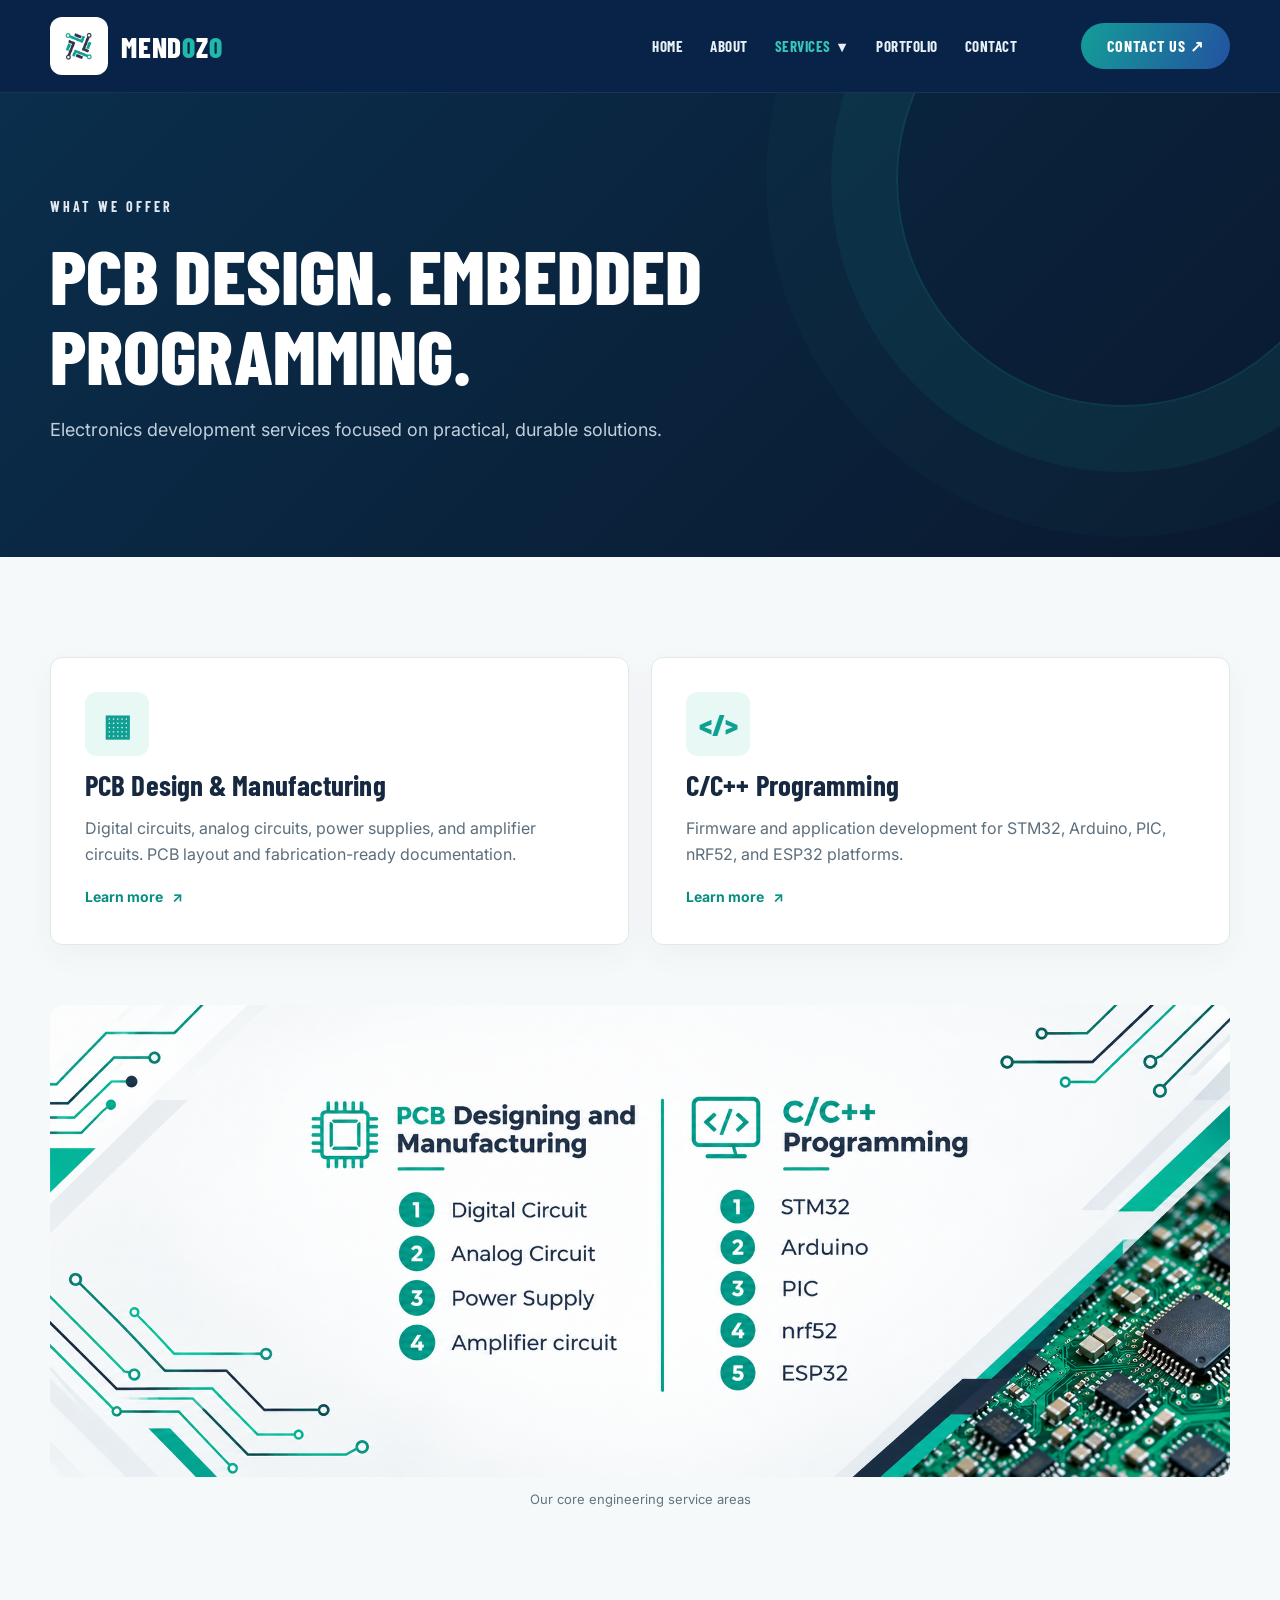
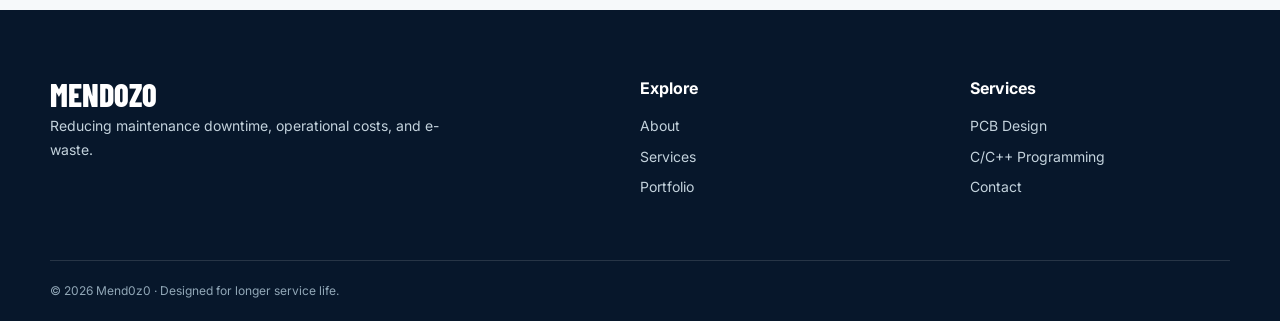
<file: services.html>
<!doctype html><html lang="en"><head><meta charset="utf-8"><meta name="viewport" content="width=device-width,initial-scale=1"><meta name="description" content="Mend0z0 electronics engineering, PCB design and embedded programming."><meta name="theme-color" content="#091e38"><title>Services | Mend0z0 Engineering</title><link rel="icon" type="image/png" href="assets/img/logo.png"><link rel="stylesheet" href="assets/css/style.css"></head><body><a class="skip" href="#main">Skip to content</a><header class="header"><div class="wrap header-inner"><a class="brand" href="index.html"><img src="assets/img/logo.png" alt="Mend0z0 circuit logo"><span>MEND<span class="zero">0</span>Z<span class="zero">0</span></span></a><button class="menu-toggle" aria-label="Toggle menu" aria-controls="main-nav" aria-expanded="false">☰</button><nav id="main-nav" class="nav" aria-label="Main navigation"><a class="" href="index.html">Home</a><a class="" href="about.html">About</a><div class="dropdown"><a class="active" href="services.html">Services</a><button class="dropdown-button" aria-label="Show services submenu" aria-expanded="false" aria-controls="service-subnav">▾</button><div id="service-subnav" class="dropdown-menu"><a href="pcb-design.html">PCB Design</a><a href="programming.html">Programming</a></div></div><a class="" href="portfolio.html">Portfolio</a><a class="" href="contact.html">Contact</a></nav><a class="header-cta" href="contact.html">CONTACT US ↗</a></div></header><main id="main"><section class="inner-hero"><div class="wrap"><div class="eyebrow">WHAT WE OFFER</div><h1>PCB DESIGN. EMBEDDED PROGRAMMING.</h1><p>Electronics development services focused on practical, durable solutions.</p></div></section><section class="section light"><div class="wrap"><div class="card-grid two"><article class="service-card"><div class="card-icon">▦</div><h3>PCB Design & Manufacturing</h3><p>Digital circuits, analog circuits, power supplies, and amplifier circuits. PCB layout and fabrication-ready documentation.</p><a class="inline-link" href="pcb-design.html">Learn more <span>↗</span></a></article><article class="service-card"><div class="card-icon">&lt;/&gt;</div><h3>C/C++ Programming</h3><p>Firmware and application development for STM32, Arduino, PIC, nRF52, and ESP32 platforms.</p><a class="inline-link" href="programming.html">Learn more <span>↗</span></a></article></div><figure class="full-art"><img src="assets/img/services.png" alt="Mend0z0 services: digital circuits, analog circuits, power supplies, amplifiers, STM32, Arduino, PIC, nRF52, ESP32"><figcaption>Our core engineering service areas</figcaption></figure></div></section></main><footer class="footer"><div class="wrap footer-grid"><div><a class="footer-brand" href="index.html">MEND0Z0</a><p>Reducing maintenance downtime, operational costs, and e-waste.</p></div><div><strong>Explore</strong><a href="about.html">About</a><a href="services.html">Services</a><a href="portfolio.html">Portfolio</a></div><div><strong>Services</strong><a href="pcb-design.html">PCB Design</a><a href="programming.html">C/C++ Programming</a><a href="contact.html">Contact</a></div></div><div class="wrap footer-bottom">© <span id="year">2026</span> Mend0z0 · Designed for longer service life.</div></footer><script src="assets/js/main.js" defer></script></body></html>
</file>
<file: assets/css/style.css>
@import url('https://fonts.googleapis.com/css2?family=Barlow+Condensed:wght@500;600;700;800&family=Inter:wght@400;500;600;700&display=swap');:root{--navy:#091e38;--navy2:#0b294b;--ink:#172941;--teal:#109f93;--light:#f6f9fa;--muted:#aebdca;--white:#fff}*{box-sizing:border-box}html{scroll-behavior:smooth}body{margin:0;font-family:Inter,Arial,sans-serif;color:var(--ink);background:var(--light);line-height:1.65}a{color:inherit;text-decoration:none}button,input,select,textarea{font:inherit}img{max-width:100%;display:block}.wrap{width:min(1180px,calc(100% - 48px));margin:auto}.skip{position:absolute;left:-9999px}.skip:focus{left:12px;top:12px;z-index:999;background:white;padding:10px}.header{background:#082347;color:white;position:relative;z-index:20;border-bottom:1px solid #ffffff12}.header-inner{height:92px;display:flex;align-items:center;gap:40px}.brand{display:flex;align-items:center;gap:13px;font-family:'Barlow Condensed',sans-serif;font-size:29px;font-weight:800;letter-spacing:.8px;line-height:1}.brand img{width:58px;height:58px;object-fit:contain;background:white;border-radius:12px;padding:3px}.brand small{display:block;font:600 9px Inter,sans-serif;letter-spacing:3.8px;margin-top:7px;color:#bdd5df}.zero{color:#20b8a9}.nav{display:flex;align-items:center;gap:27px;margin-left:auto}.nav>a,.dropdown-button{font:700 15px 'Barlow Condensed',sans-serif;letter-spacing:.5px;text-transform:uppercase;color:#e7f0f6}.nav>a.active,.nav>a:hover{color:#38c6b9}.dropdown{position:relative;margin-left:-20px}.dropdown-button{border:0;background:none;cursor:pointer}.dropdown-menu{display:none;position:absolute;right:0;top:30px;background:#10365a;min-width:165px;box-shadow:0 12px 25px #0003;border-radius:6px;overflow:hidden}.dropdown:hover .dropdown-menu,.dropdown:focus-within .dropdown-menu,.dropdown.open .dropdown-menu{display:block}.dropdown-menu a{display:block;padding:12px 16px;color:white;font-size:13px}.dropdown-menu a:hover{background:#15516b}.header-cta,.button{display:inline-flex;align-items:center;justify-content:center;gap:18px;background:linear-gradient(110deg,#149d98,#2352a0);border:0;border-radius:40px;padding:13px 26px;color:white;font:700 16px 'Barlow Condensed',sans-serif;letter-spacing:1px;cursor:pointer;transition:transform .2s,filter .2s}.header-cta{margin-left:24px;white-space:nowrap}.button:hover,.header-cta:hover{filter:brightness(1.15);transform:translateY(-2px)}.button-outline{background:transparent;border:1px solid #8da4b9;color:white}.menu-toggle{display:none}.hero{background:linear-gradient(155deg,#09294d 0%,#0a1b33 56%,#0b1221 100%);color:white;position:relative;padding:66px 0 110px;overflow:hidden}.hero-grid{display:grid;grid-template-columns:1.02fr .98fr;align-items:center;gap:76px}.hero-copy{padding:25px 0 40px}.eyebrow{font:700 14px 'Barlow Condensed',sans-serif;letter-spacing:3px;color:#e1e8ef;text-transform:uppercase}.eyebrow-line{display:inline-block;width:27px;height:3px;background:var(--teal);vertical-align:middle;margin-right:10px}.eyebrow.teal{color:var(--teal)}h1,h2,h3,p{margin-top:0}h1,h2,h3{font-family:'Barlow Condensed',Impact,sans-serif;line-height:1.04;letter-spacing:.1px}h1{font-size:clamp(52px,5.3vw,83px);font-weight:800;margin:24px 0}h1 em{color:#38c7b7;font-style:normal}h2{font-size:clamp(37px,3.6vw,58px);font-weight:800;margin:17px 0 22px}h3{font-size:29px;font-weight:700;margin:14px 0}.hero-motto{font-weight:700;font-size:20px;color:white;max-width:530px;line-height:1.45}.hero-detail{color:#b6c6d5;max-width:550px;font-size:16px}.button-row{display:flex;gap:12px;flex-wrap:wrap;margin:29px 0}.hero-footnote{color:#90adbb;font:700 12px 'Barlow Condensed',sans-serif;letter-spacing:2px}.hero-footnote b{color:var(--teal);margin:0 8px}.hero-media{height:580px;position:relative;border-radius:8px 160px 8px 150px;overflow:hidden;box-shadow:0 25px 60px #0005;border:1px solid #ffffff22}.hero-media img{width:100%;height:100%;object-fit:cover;filter:saturate(.92) brightness(.83)}.media-label{position:absolute;bottom:24px;left:24px;right:24px;background:#0b294bd9;backdrop-filter:blur(8px);border:1px solid #ffffff25;padding:15px 20px;border-radius:8px;font:700 14px 'Barlow Condensed',sans-serif;letter-spacing:1.7px}.pulse{display:inline-block;width:9px;height:9px;background:#26c4af;border-radius:50%;margin-right:9px}.hero-wave{position:absolute;bottom:-1px;left:0;width:100%;height:90px}.section{padding:100px 0}.section.light{background:var(--light)}.section.dark{background:#0b2039;color:white}.section-top{display:flex;align-items:end;justify-content:space-between;gap:50px;margin-bottom:35px}.section-top>p{max-width:365px;color:#596c7b}.card-grid{display:grid;grid-template-columns:repeat(3,1fr);gap:22px}.card-grid.two{grid-template-columns:repeat(2,1fr)}.service-card{background:white;padding:34px;border:1px solid #e1e8ec;border-radius:12px;box-shadow:0 10px 30px #153a5b0b}.card-icon{width:64px;height:64px;border-radius:12px;background:#e7f8f5;color:var(--teal);font:800 30px 'Barlow Condensed',sans-serif;display:grid;place-items:center}.service-card p{color:#5c6e7b}.inline-link{color:#078e82;font-weight:700;font-size:14px}.inline-link span{margin-left:6px}.mission-grid{display:grid;grid-template-columns:1fr 1fr;gap:100px;align-items:center}.mission-grid h2 span{color:#3fc7b9}.mission-grid p{color:#bdcbd7;margin-bottom:28px}.principles>div,.feature-list>div{display:flex;gap:22px;border-bottom:1px solid #ffffff2b;padding:22px 0}.principles b,.feature-list b{color:#29bcaf;font:800 27px 'Barlow Condensed',sans-serif}.principles strong,.feature-list strong{display:block;font-size:17px}.principles small,.feature-list small{display:block;color:#aebdc9;margin-top:6px;font-size:14px}.visual-split{display:grid;grid-template-columns:.8fr 1.2fr;align-items:center;gap:50px}.visual-split p{color:#526778}.services-art{border-radius:12px;box-shadow:0 12px 35px #1233}.cta{background:linear-gradient(130deg,#0a344d,#09203c);color:white;text-align:center;padding:85px 0}.cta p{color:#bfd0db}.cta .button{margin-top:15px}.inner-hero{background:linear-gradient(135deg,#0a2e4c,#0a192f);color:white;padding:105px 0 95px;position:relative;overflow:hidden}.inner-hero:after{content:'';position:absolute;right:-70px;top:-140px;width:450px;height:450px;border:2px solid #1db4a530;border-radius:50%;box-shadow:0 0 0 65px #1db4a512,0 0 0 130px #1db4a508}.inner-hero h1{max-width:900px;font-size:clamp(55px,6vw,85px);margin:20px 0}.inner-hero p{color:#c1cfdb;max-width:700px;font-size:18px}.text-layout{display:grid;grid-template-columns:1fr 1fr;gap:90px}.text-layout p{font-size:17px;color:#526575}.text-layout .button{margin-top:15px}.dark .service-card{background:#12314e;color:white;border-color:#24435e}.dark .service-card p{color:#b5c7d2}.feature-list>div{border-bottom-color:#cfdce1}.feature-list small{color:#657b88}.full-art{margin:60px 0 0}.full-art img{width:100%;border-radius:14px}.full-art figcaption{text-align:center;font-size:13px;color:#627482;margin-top:12px}.chip-grid{display:grid;grid-template-columns:repeat(5,1fr);gap:14px}.chip-grid>div{background:#e4f5f2;border:1px solid #b7ded7;border-radius:12px;padding:32px 10px;text-align:center;font:800 30px 'Barlow Condensed',sans-serif;color:#086f69}.spaced{margin-top:90px}.portfolio-placeholder{text-align:center;background:white;border:1px solid #e0e8ec;border-radius:16px;padding:75px 35px}.portfolio-placeholder p{max-width:570px;margin:0 auto 25px;color:#60727e}.portfolio-graphic{font:800 80px 'Barlow Condensed',sans-serif;color:var(--teal);margin-bottom:20px}.portfolio-graphic span{color:#213a53}.contact-grid{display:grid;grid-template-columns:1fr 1fr;gap:90px}.contact-grid>div>p{color:#536777}.contact-note{margin-top:35px;background:#e8f3f3;padding:20px;border-left:3px solid var(--teal);border-radius:4px}.contact-note p{font-size:13px;margin:8px 0 0}.contact-form{background:white;border:1px solid #e1e8eb;padding:35px;border-radius:12px;box-shadow:0 10px 30px #1232}.contact-form label{display:block;font-weight:700;font-size:13px;margin:0 0 8px}.contact-form input,.contact-form select,.contact-form textarea{width:100%;border:1px solid #cbd8dd;border-radius:6px;padding:13px 14px;margin-bottom:20px;background:#fff;color:#172941}.contact-form input:focus,.contact-form select:focus,.contact-form textarea:focus{outline:2px solid #149f93;outline-offset:1px}.contact-form .button{width:100%}#form-status{font-size:13px;color:#315b68;margin-top:12px}.footer{background:#07172b;color:#c3d2dc;padding:65px 0 20px}.footer-grid{display:grid;grid-template-columns:2fr 1fr 1fr;gap:70px}.footer-brand{font:800 32px 'Barlow Condensed',sans-serif;color:white}.footer-brand span{font:700 11px Inter,sans-serif;letter-spacing:2px;color:#29b9a8}.footer-grid p{max-width:410px;font-size:14px}.footer-grid strong{display:block;color:white;margin-bottom:13px}.footer-grid a:not(.footer-brand){display:block;font-size:14px;margin:7px 0}.footer-bottom{border-top:1px solid #ffffff21;margin-top:55px;padding-top:20px;font-size:12px;color:#91a7b7}@media(max-width:980px){.header-inner{gap:16px}.header-cta{display:none}.hero-grid{gap:32px}.hero-media{height:480px}.nav{gap:18px}.mission-grid{gap:45px}}@media(max-width:720px){.wrap{width:min(100% - 32px,1180px)}.header-inner{height:76px}.brand{font-size:25px}.brand img{width:48px;height:48px}.menu-toggle{display:block;margin-left:auto;background:transparent;border:1px solid #ffffff50;color:white;border-radius:7px;padding:6px 12px;font-size:22px}.nav{display:none;position:absolute;left:0;right:0;top:76px;background:#092443;padding:15px 24px 25px;flex-direction:column;align-items:stretch;gap:0;box-shadow:0 15px 25px #0004}.nav.open{display:flex}.nav>a{padding:11px 0}.dropdown{margin-left:0}.dropdown-button{display:none}.dropdown-menu{position:static;display:block;background:none;box-shadow:none;padding-left:18px}.dropdown-menu a{padding:8px}.hero{padding:48px 0 90px}.hero-grid,.mission-grid,.visual-split,.text-layout,.contact-grid{grid-template-columns:1fr;gap:32px}.hero-copy{padding:0}.hero h1{font-size:clamp(50px,12vw,74px)}.hero-media{height:350px;border-radius:12px 90px 12px 90px}.hero-wave{height:50px}.section{padding:70px 0}.section-top{display:block}.card-grid,.card-grid.two{grid-template-columns:1fr}.chip-grid{grid-template-columns:repeat(2,1fr)}.footer-grid{grid-template-columns:1fr 1fr;gap:25px}.footer-grid>div:first-child{grid-column:1/-1}.inner-hero{padding:70px 0}.inner-hero h1{font-size:clamp(50px,11vw,75px)}.portfolio-placeholder{padding:45px 18px}.portfolio-graphic{font-size:55px}}@media(prefers-reduced-motion:reduce){html{scroll-behavior:auto}.button{transition:none}}
/* Services navigation: PCB Design and Programming are nested under Services. */
.nav .dropdown{display:flex;align-items:center;gap:4px;margin-left:0}
.nav .dropdown>a{font:700 15px 'Barlow Condensed',sans-serif;letter-spacing:.5px;text-transform:uppercase;color:#e7f0f6}
.nav .dropdown>a.active,.nav .dropdown>a:hover{color:#38c6b9}
.nav .dropdown-button{padding:6px 3px}
.nav .dropdown-menu{left:0;right:auto;top:100%;z-index:30}
@media(max-width:720px){.nav .dropdown{display:block}.nav .dropdown>a{display:block;padding:11px 0}.nav .dropdown-button{display:none}.nav .dropdown-menu{position:static;display:block;padding-left:18px;background:transparent;box-shadow:none}}


/* Programming page: restored layout and MCU cards */
.chip-grid{display:grid;grid-template-columns:repeat(auto-fit,minmax(195px,1fr));gap:18px;margin:24px 0 46px}
.chip-grid .mcu-card{min-width:0;background:#fff;border:1px solid #dce7ea;border-top:4px solid var(--teal);border-radius:12px;padding:27px 22px;text-align:left;font-family:Inter,Arial,sans-serif;color:var(--ink);box-shadow:0 8px 22px rgba(9,30,56,.05)}
.mcu-card h3{font:800 34px 'Barlow Condensed',sans-serif;line-height:1.1;color:#087b75;margin:0 0 12px}
.mcu-card strong{display:block;font-size:14px;line-height:1.45;color:#12314e;margin-bottom:12px}
.mcu-card p{font:400 14px/1.7 Inter,Arial,sans-serif;color:#536777;margin:0}
/* Portfolio page: search, filters, carousel and cards */
.portfolio-tools{display:flex;align-items:end;justify-content:space-between;gap:28px;flex-wrap:wrap;margin-bottom:26px}
.portfolio-tools h2{margin:8px 0 0}
.portfolio-search-wrap{width:min(100%,390px)}
.portfolio-search-wrap label{display:block;font-weight:700;font-size:13px;margin-bottom:8px}
.portfolio-search-wrap input{width:100%;padding:13px 16px;border:1px solid #c7d7dd;border-radius:8px;background:white;color:var(--ink)}
.portfolio-filter{display:flex;flex-wrap:wrap;gap:10px;margin:20px 0 28px}
.portfolio-filter button{border:1px solid #cbdce1;border-radius:100px;padding:10px 17px;background:#fff;color:#23435a;cursor:pointer;font-weight:600}
.portfolio-filter button.selected,.portfolio-filter button[aria-pressed=true]{background:var(--navy);border-color:var(--navy);color:#fff}
.portfolio-carousel-header{display:flex;justify-content:space-between;align-items:center;gap:15px;margin-bottom:15px}
.portfolio-carousel-header p{margin:0;color:#526778;font-size:14px}
.portfolio-arrows{display:flex;gap:8px}
.portfolio-arrows button{width:42px;height:42px;border:1px solid #cbdce1;background:#fff;color:var(--navy);border-radius:50%;cursor:pointer;font-size:21px}
.portfolio-arrows button:disabled{opacity:.35;cursor:not-allowed}
.portfolio-track{display:flex;gap:22px;overflow-x:auto;scroll-snap-type:x mandatory;scrollbar-width:thin;padding:4px 2px 22px}
.portfolio-card{flex:0 0 clamp(260px,32%,360px);min-width:0;scroll-snap-align:start;background:white;border:1px solid #dce6e9;border-radius:14px;overflow:hidden;box-shadow:0 10px 28px rgba(9,30,56,.06)}
.portfolio-card-image{display:block;height:205px;background:#10344d;overflow:hidden}
.portfolio-card-image img{width:100%;height:100%;object-fit:cover;transition:transform .2s}
.portfolio-card-image:hover img{transform:scale(1.04)}
.portfolio-image-placeholder{display:grid;place-items:center;height:100%;padding:18px;color:#bce9e4;font:800 28px 'Barlow Condensed',sans-serif;text-align:center}
.portfolio-card-body{padding:24px}
.portfolio-card-type{font-size:12px;font-weight:700;color:#078e83;text-transform:uppercase;letter-spacing:.07em}
.portfolio-card-body h3{font-size:21px;margin:9px 0}
.portfolio-card-body p{color:#526778;font-size:14px}
.portfolio-tags{display:flex;flex-wrap:wrap;gap:6px;margin:17px 0}
.portfolio-tags span{background:#e8f5f2;color:#086e67;padding:5px 9px;border-radius:5px;font-size:12px}
.portfolio-github{font-weight:700;color:#087f76}
.portfolio-empty:not([hidden]){display:block;background:white;border:1px dashed #b7cdd2;border-radius:14px;padding:55px 25px;text-align:center}
.portfolio-empty h3{margin:0 0 10px;font-size:24px}
.portfolio-empty p{margin:0;color:#536777}
.portfolio-note{margin-top:65px;padding:38px;background:#e7f2f2;border-radius:14px;display:flex;align-items:center;justify-content:space-between;gap:30px}
.portfolio-note h2{margin:10px 0}.portfolio-note p{max-width:660px;color:#526778}
@media(max-width:720px){.chip-grid{grid-template-columns:1fr 1fr;gap:12px}.chip-grid .mcu-card{padding:20px 16px}.portfolio-tools{display:block}.portfolio-search-wrap{margin-top:22px}.portfolio-card{flex-basis:85%}.portfolio-note{display:block;padding:25px}.portfolio-note .button{margin-top:14px}}
@media(max-width:440px){.chip-grid{grid-template-columns:1fr}.portfolio-card{flex-basis:92%}}
</file>
